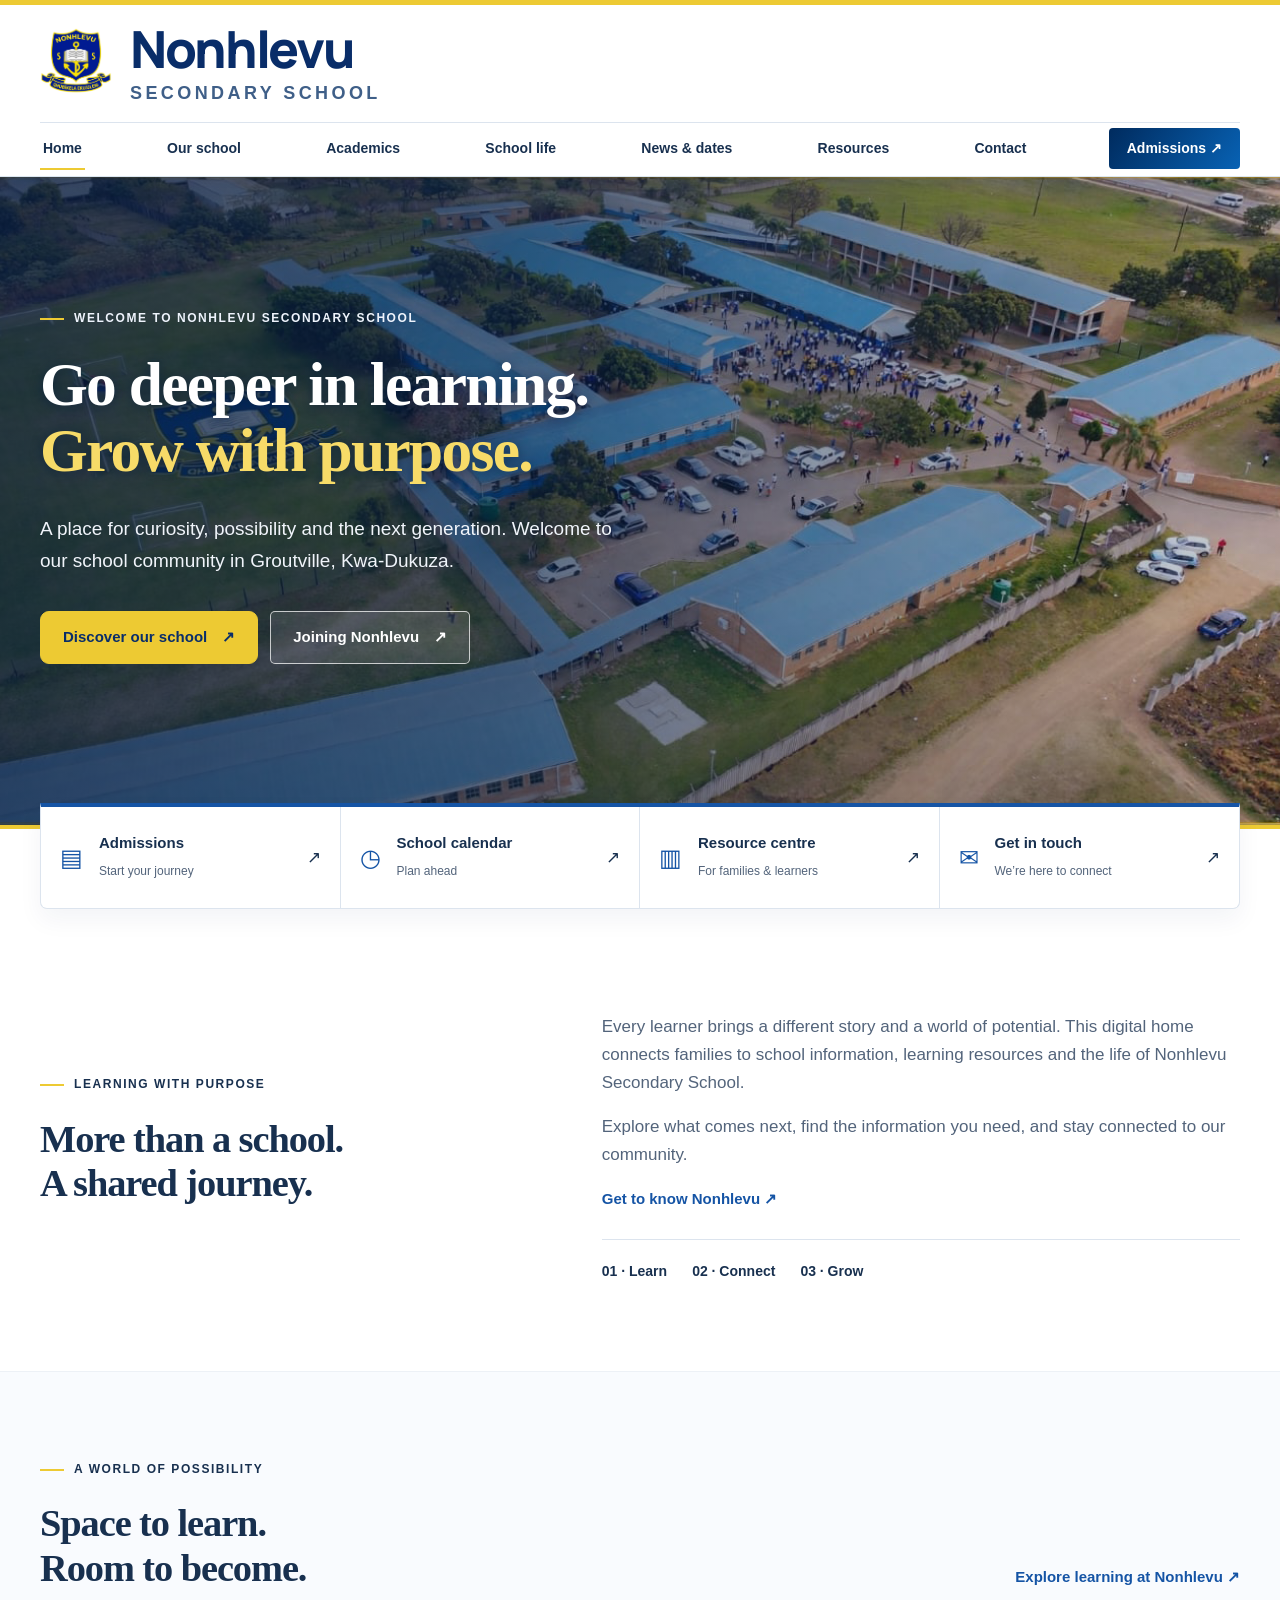
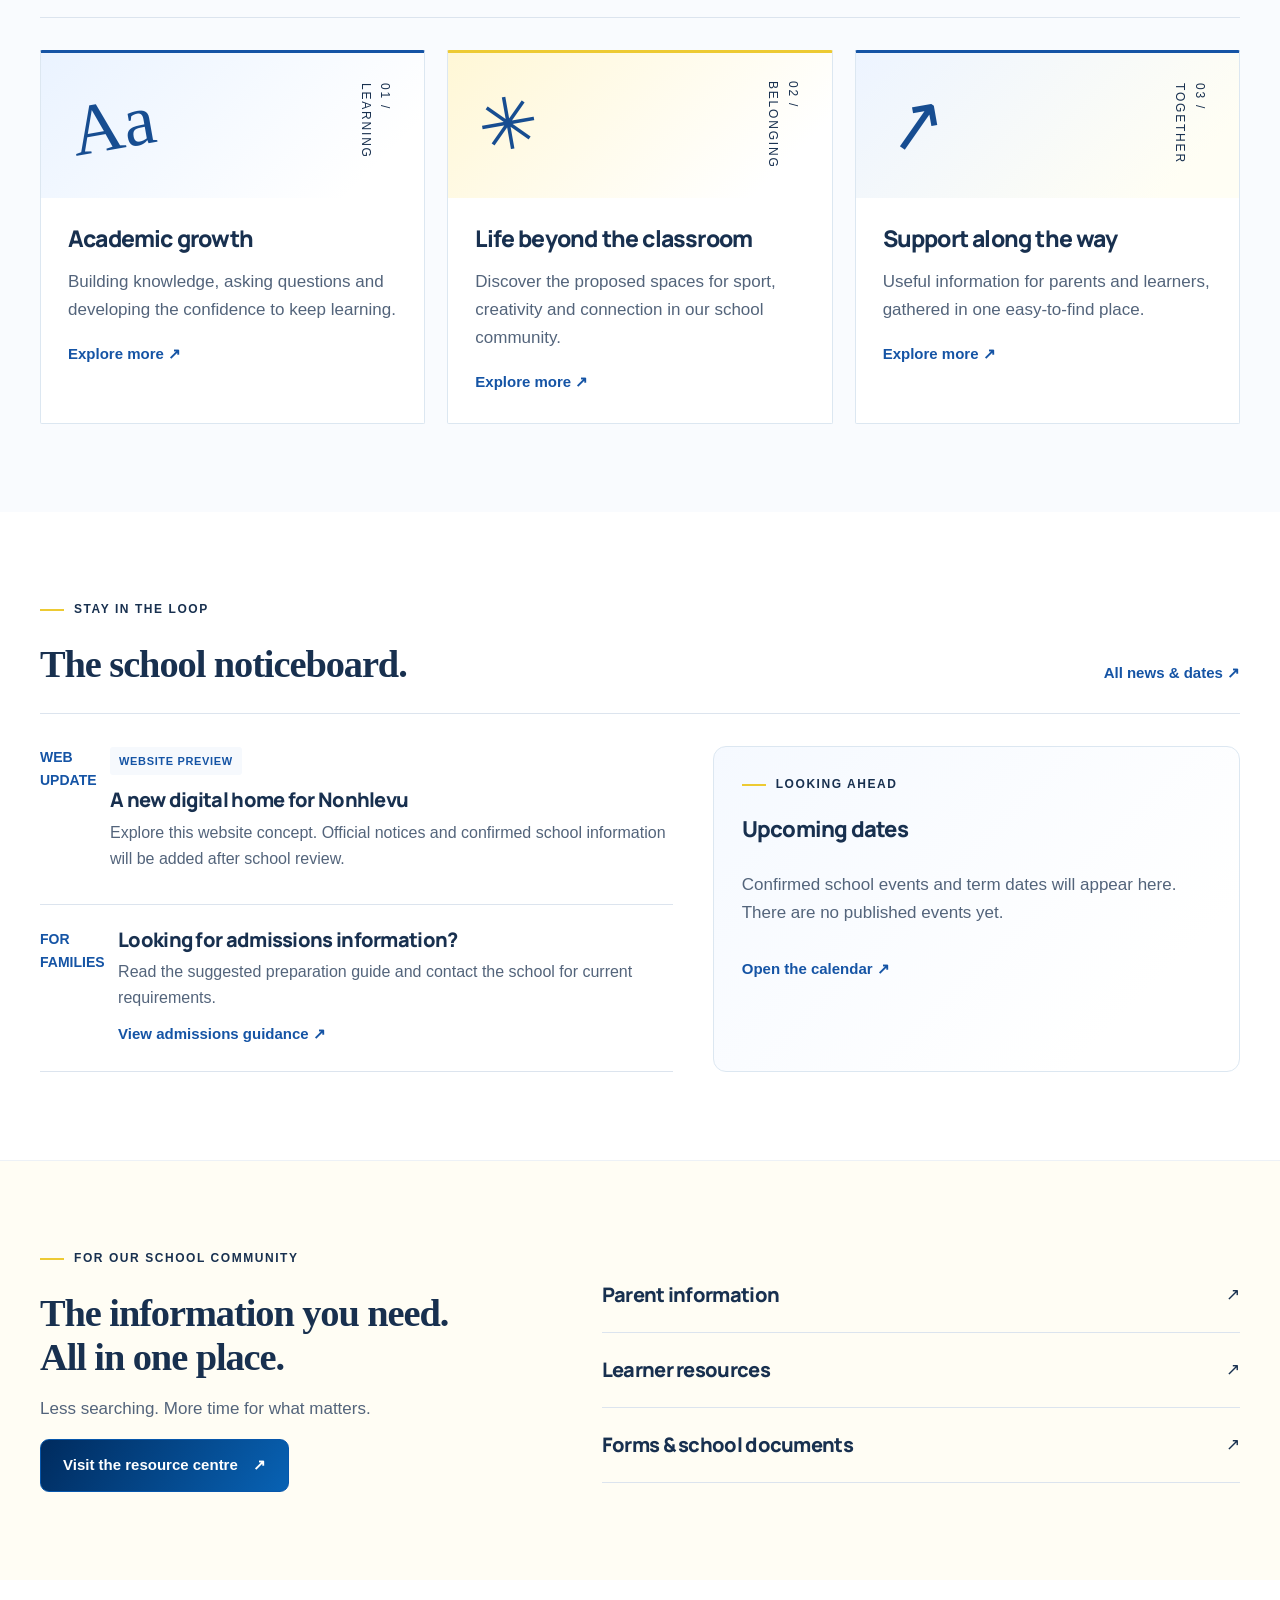
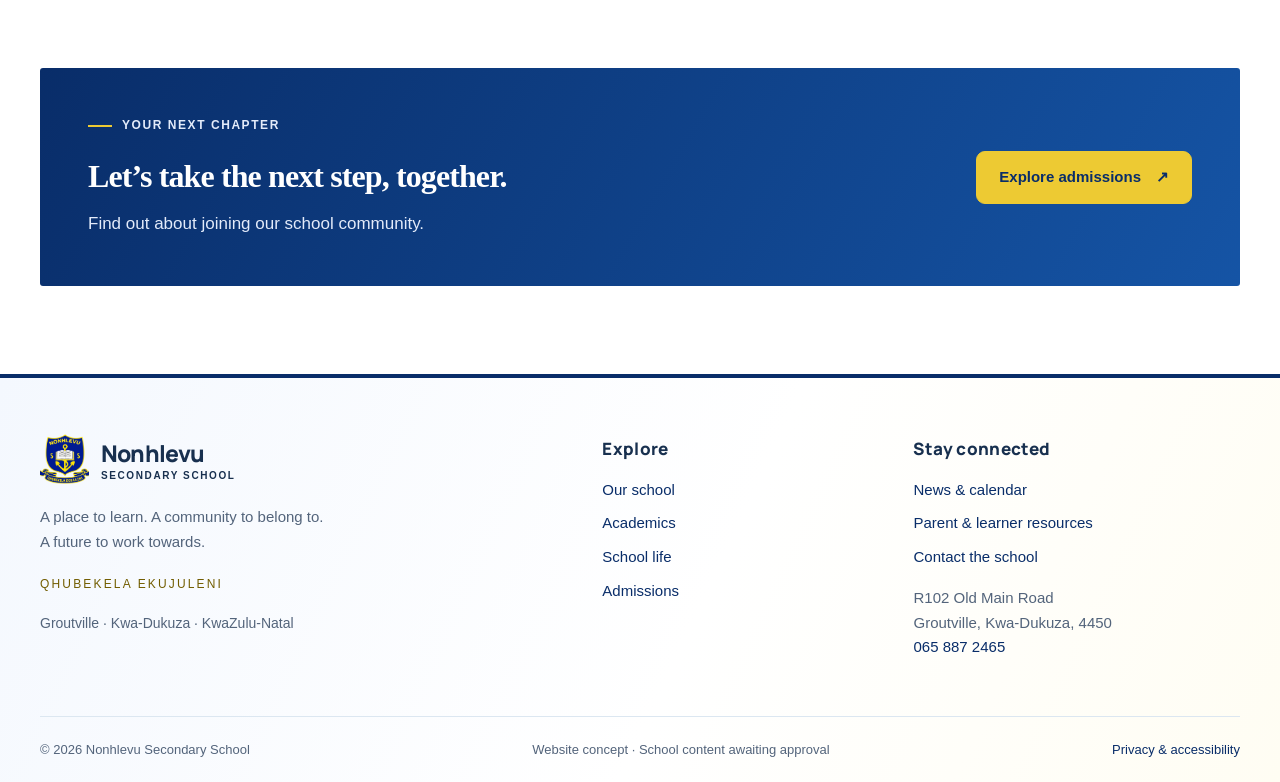
<file: index.html>
<!doctype html>
<html lang="en">
<head>
  <meta charset="utf-8">
  <!-- Google tag (gtag.js) -->
  <script async src="https://www.googletagmanager.com/gtag/js?id=G-H60PJ3CRYN"></script>
  <script>
    window.dataLayer = window.dataLayer || [];
    function gtag(){dataLayer.push(arguments);}
    gtag('js', new Date());

    gtag('config', 'G-H60PJ3CRYN');
  </script>
  <meta name="viewport" content="width=device-width,initial-scale=1">
  <meta name="theme-color" content="#092c67">
  <meta name="description" content="Discover Nonhlevu Secondary School in Groutville, Kwa-Dukuza.">
  <title>Home | Nonhlevu Secondary School</title>
  <link rel="icon" href="assets/school-crest.png">
  <link rel="stylesheet" href="styles.css">
  <script defer src="app.js"></script>
</head>
<body data-page="home">
  <a class="skip" href="#main">Skip to content</a>
<header class="site-header">
    <div class="wrap header-inner">
      <a class="brand" href="index.html" aria-label="Nonhlevu Secondary School home"><img src="assets/school-crest.png" alt=""><span class="brand-name">Nonhlevu<small>Secondary School</small></span></a>
      <button class="menu-toggle" aria-expanded="false" aria-controls="navigation">Menu <span aria-hidden="true">☰</span></button>
      <nav id="navigation" aria-label="Main navigation">
        <a href="index.html" aria-current="page">Home</a><a href="about.html">Our school</a><a href="academics.html">Academics</a><a href="school-life.html">School life</a><a href="news.html">News & dates</a><a href="resources.html">Resources</a><a href="contact.html">Contact</a><a class="nav-apply" href="admissions.html">Admissions <span aria-hidden="true">↗</span></a>
      </nav>
    </div>
  </header>
  <main id="main" tabindex="-1">
<div class="page-enter">
<section class="hero hero-photo" aria-label="Aerial view of Nonhlevu Secondary School and welcome message">
<div class="wrap hero-grid hero-welcome">
 <div class="reveal"><span class="eyebrow">Welcome to Nonhlevu Secondary School</span>
<h1>Go deeper in learning.<br><span>Grow with purpose.</span>
</h1>
<p class="lead">A place for curiosity, possibility and the next generation. Welcome to our school community in Groutville, Kwa-Dukuza.</p>
<div class="buttons"><a class="btn" href="about.html">Discover our school <span aria-hidden="true">↗</span></a><a class="btn secondary" href="admissions.html">Joining Nonhlevu <span aria-hidden="true">↗</span></a>
</div>

</div>
</div>
</section>
<div class="wrap quick-links">
 <a href="admissions.html"><span class="icon" aria-hidden="true">▤</span><span><strong>Admissions</strong><small>Start your journey</small></span><span class="arrow">↗</span></a>
 <a href="news.html"><span class="icon" aria-hidden="true">◷</span><span><strong>School calendar</strong><small>Plan ahead</small></span><span class="arrow">↗</span></a>
 <a href="resources.html"><span class="icon" aria-hidden="true">▥</span><span><strong>Resource centre</strong><small>For families & learners</small></span><span class="arrow">↗</span></a>
 <a href="contact.html"><span class="icon" aria-hidden="true">✉</span><span><strong>Get in touch</strong><small>We’re here to connect</small></span><span class="arrow">↗</span></a>
</div>
<section class="section">
<div class="wrap intro-grid">
<div><span class="eyebrow">Learning with purpose</span>
<h2>More than a school.<br>A shared journey.</h2>
</div>
<div class="intro-copy">
<p>Every learner brings a different story and a world of potential. This digital home connects families to school information, learning resources and the life of Nonhlevu Secondary School.</p>
<p>Explore what comes next, find the information you need, and stay connected to our community.</p><a class="text-link" href="about.html">Get to know Nonhlevu <span aria-hidden="true">↗</span></a>
<div class="values-line"><span>01 · Learn</span><span>02 · Connect</span><span>03 · Grow</span>
</div>
</div>
</div>
</section>
<section class="section soft">
<div class="wrap">
<div class="section-heading">
<div><span class="eyebrow">A world of possibility</span>
<h2>Space to learn.<br>Room to become.</h2>
</div><a href="academics.html" class="text-link">Explore learning at Nonhlevu <span aria-hidden="true">↗</span></a>
</div>
<div class="grid3">
<article class="card reveal">
<div class="card-visual" aria-hidden="true"><span class="visual-symbol">Aa</span><span class="visual-caption">01 / LEARNING</span>
</div>
<div class="card-body">
<h3>Academic growth</h3>
<p>Building knowledge, asking questions and developing the confidence to keep learning.</p><a class="text-link" href="academics.html">Explore more ↗</a>
</div>
</article>
<article class="card reveal">
<div class="card-visual" aria-hidden="true"><span class="visual-symbol">✳</span><span class="visual-caption">02 / BELONGING</span>
</div>
<div class="card-body">
<h3>Life beyond the classroom</h3>
<p>Discover the proposed spaces for sport, creativity and connection in our school community.</p><a class="text-link" href="school-life.html">Explore more ↗</a>
</div>
</article>
<article class="card reveal">
<div class="card-visual" aria-hidden="true"><span class="visual-symbol">↗</span><span class="visual-caption">03 / TOGETHER</span>
</div>
<div class="card-body">
<h3>Support along the way</h3>
<p>Useful information for parents and learners, gathered in one easy-to-find place.</p><a class="text-link" href="resources.html">Explore more ↗</a>
</div>
</article>
</div>
</div>
</section>
<section class="section">
<div class="wrap">
<div class="section-heading">
<div><span class="eyebrow">Stay in the loop</span>
<h2>The school noticeboard.</h2>
</div><a class="text-link" href="news.html">All news & dates <span aria-hidden="true">↗</span></a>
</div>
<div class="news-layout">
<div>
<article class="notice-row">
<div class="notice-date">WEB<br>UPDATE</div>
<div><span class="tag">Website preview</span>
<h3>A new digital home for Nonhlevu</h3>
<p>Explore this website concept. Official notices and confirmed school information will be added after school review.</p>
</div>
</article>
<article class="notice-row">
<div class="notice-date">FOR<br>FAMILIES</div>
<div>
<h3>Looking for admissions information?</h3>
<p>Read the suggested preparation guide and contact the school for current requirements.</p><a class="text-link" href="admissions.html">View admissions guidance <span aria-hidden="true">↗</span></a>
</div>
</article>
</div>
<aside class="event-panel"><span class="eyebrow">Looking ahead</span>
<h3>Upcoming dates</h3>
<div class="event-empty">Confirmed school events and term dates will appear here. There are no published events yet.</div><a class="text-link" href="news.html">Open the calendar <span aria-hidden="true">↗</span></a>
</aside>
</div>
</div>
</section>
<section class="section blue-soft">
<div class="wrap intro-grid">
<div><span class="eyebrow">For our school community</span>
<h2>The information you need.<br>All in one place.</h2>
<p>Less searching. More time for what matters.</p><a class="btn" href="resources.html">Visit the resource centre <span aria-hidden="true">↗</span></a>
</div>
<div><a class="resource-row" href="resources.html">
<h3>Parent information</h3><span>↗</span></a><a class="resource-row" href="resources.html">
<h3>Learner resources</h3><span>↗</span></a><a class="resource-row" href="resources.html">
<h3>Forms & school documents</h3><span>↗</span></a>
</div>
</div>
</section>
<section class="section">
<div class="wrap cta">
<div><span class="eyebrow">Your next chapter</span>
<h2>Let’s take the next step, together.</h2>
<p>Find out about joining our school community.</p>
</div><a class="btn" href="admissions.html">Explore admissions <span aria-hidden="true">↗</span></a>
</div>
</section>
</div>
</main>
  <footer>
    <div class="wrap footer-grid">
      <div><a class="brand light" href="index.html"><img src="assets/school-crest.png" alt=""><span class="brand-name">Nonhlevu<small>Secondary School</small></span></a>
<p>A place to learn. A community to belong to.<br>A future to work towards.</p><span class="motto">QHUBEKELA EKUJULENI</span>
<p class="school-location">Groutville · Kwa-Dukuza · KwaZulu-Natal</p>
</div>
      <div>
<h3>Explore</h3><a href="about.html">Our school</a><a href="academics.html">Academics</a><a href="school-life.html">School life</a><a href="admissions.html">Admissions</a>
</div>
      <div>
<h3>Stay connected</h3><a href="news.html">News & calendar</a><a href="resources.html">Parent & learner resources</a><a href="contact.html">Contact the school</a>
<p>R102 Old Main Road<br>Groutville, Kwa-Dukuza, 4450<br><a href="tel:+27658872465">065 887 2465</a></p>
</div>
    </div>
    <div class="wrap footer-bottom"><span>© <span id="year">2026</span> Nonhlevu Secondary School</span><span>Website concept · School content awaiting approval</span><a href="privacy.html">Privacy & accessibility</a>
</div>
  </footer>
  <button id="back-top" aria-label="Back to top" hidden>↑</button>
  <div id="toast" role="status" aria-live="polite"></div>
</body>
</html>
</file>
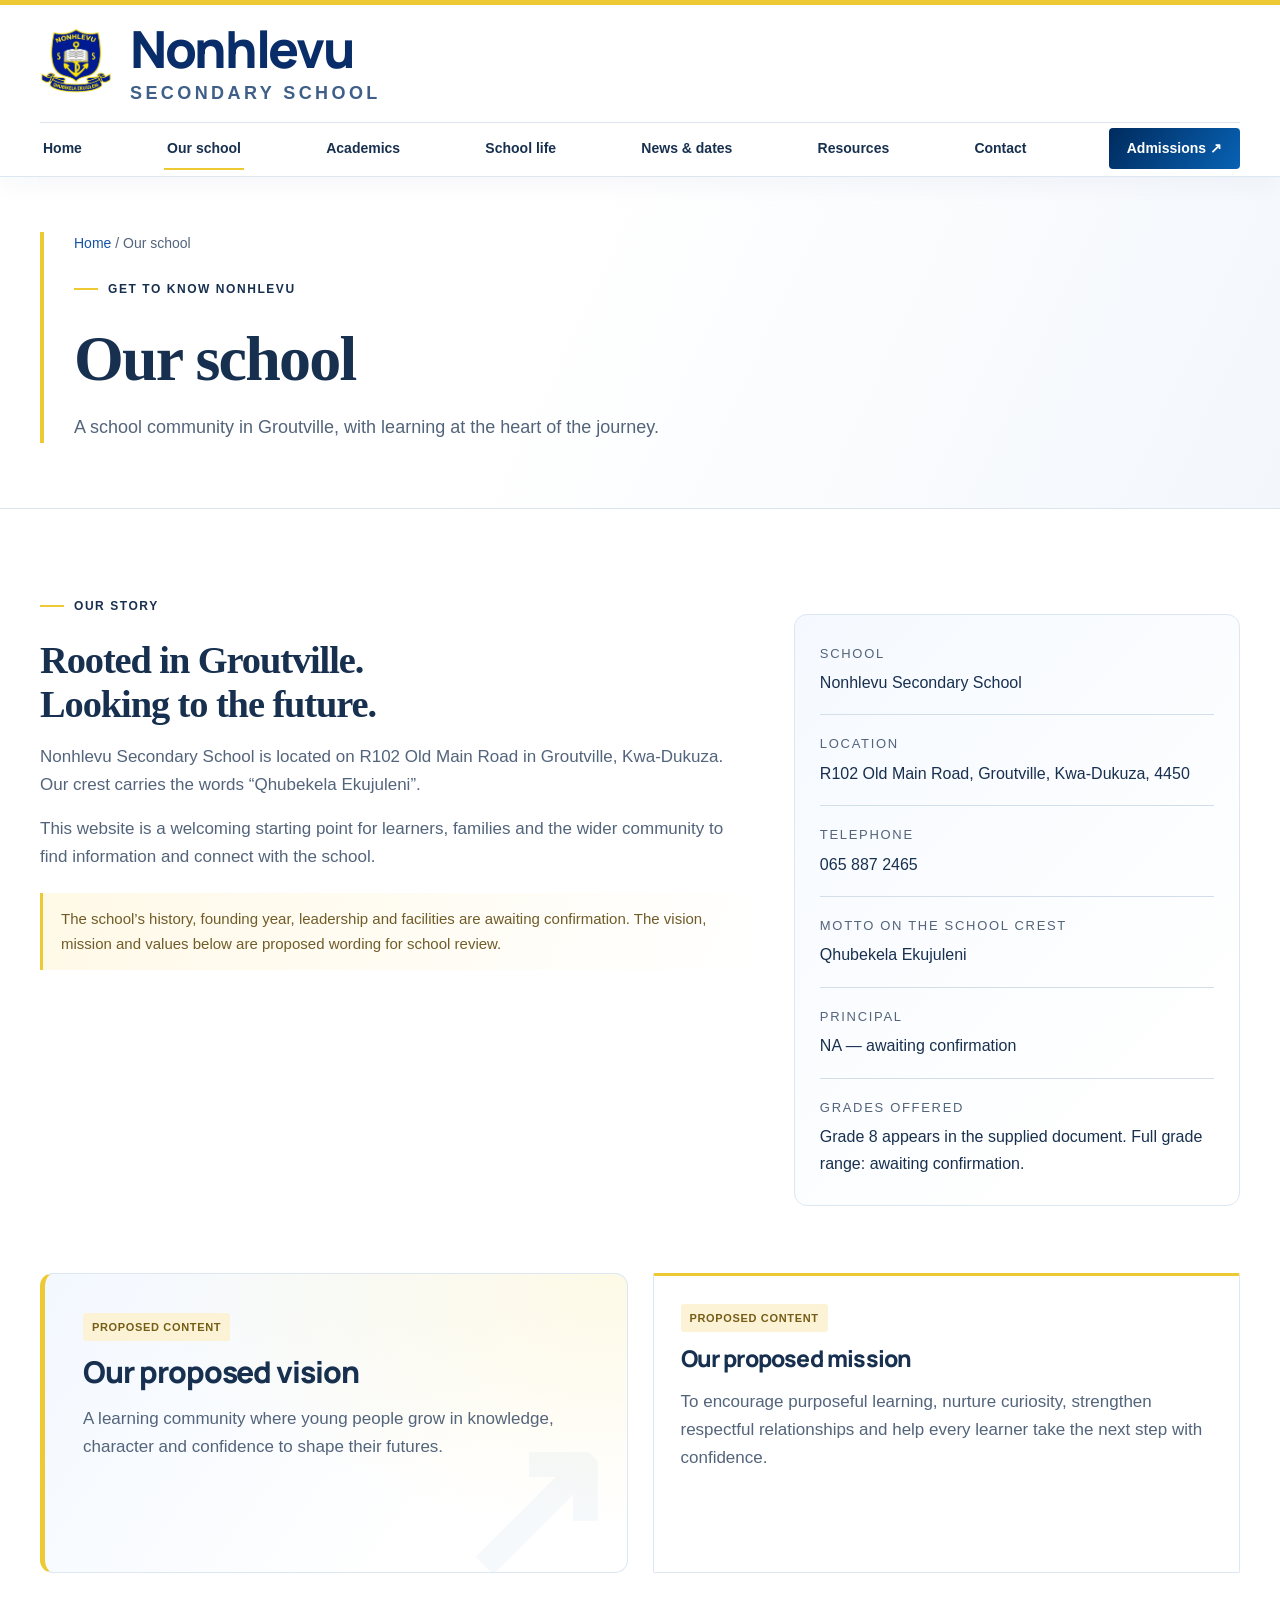
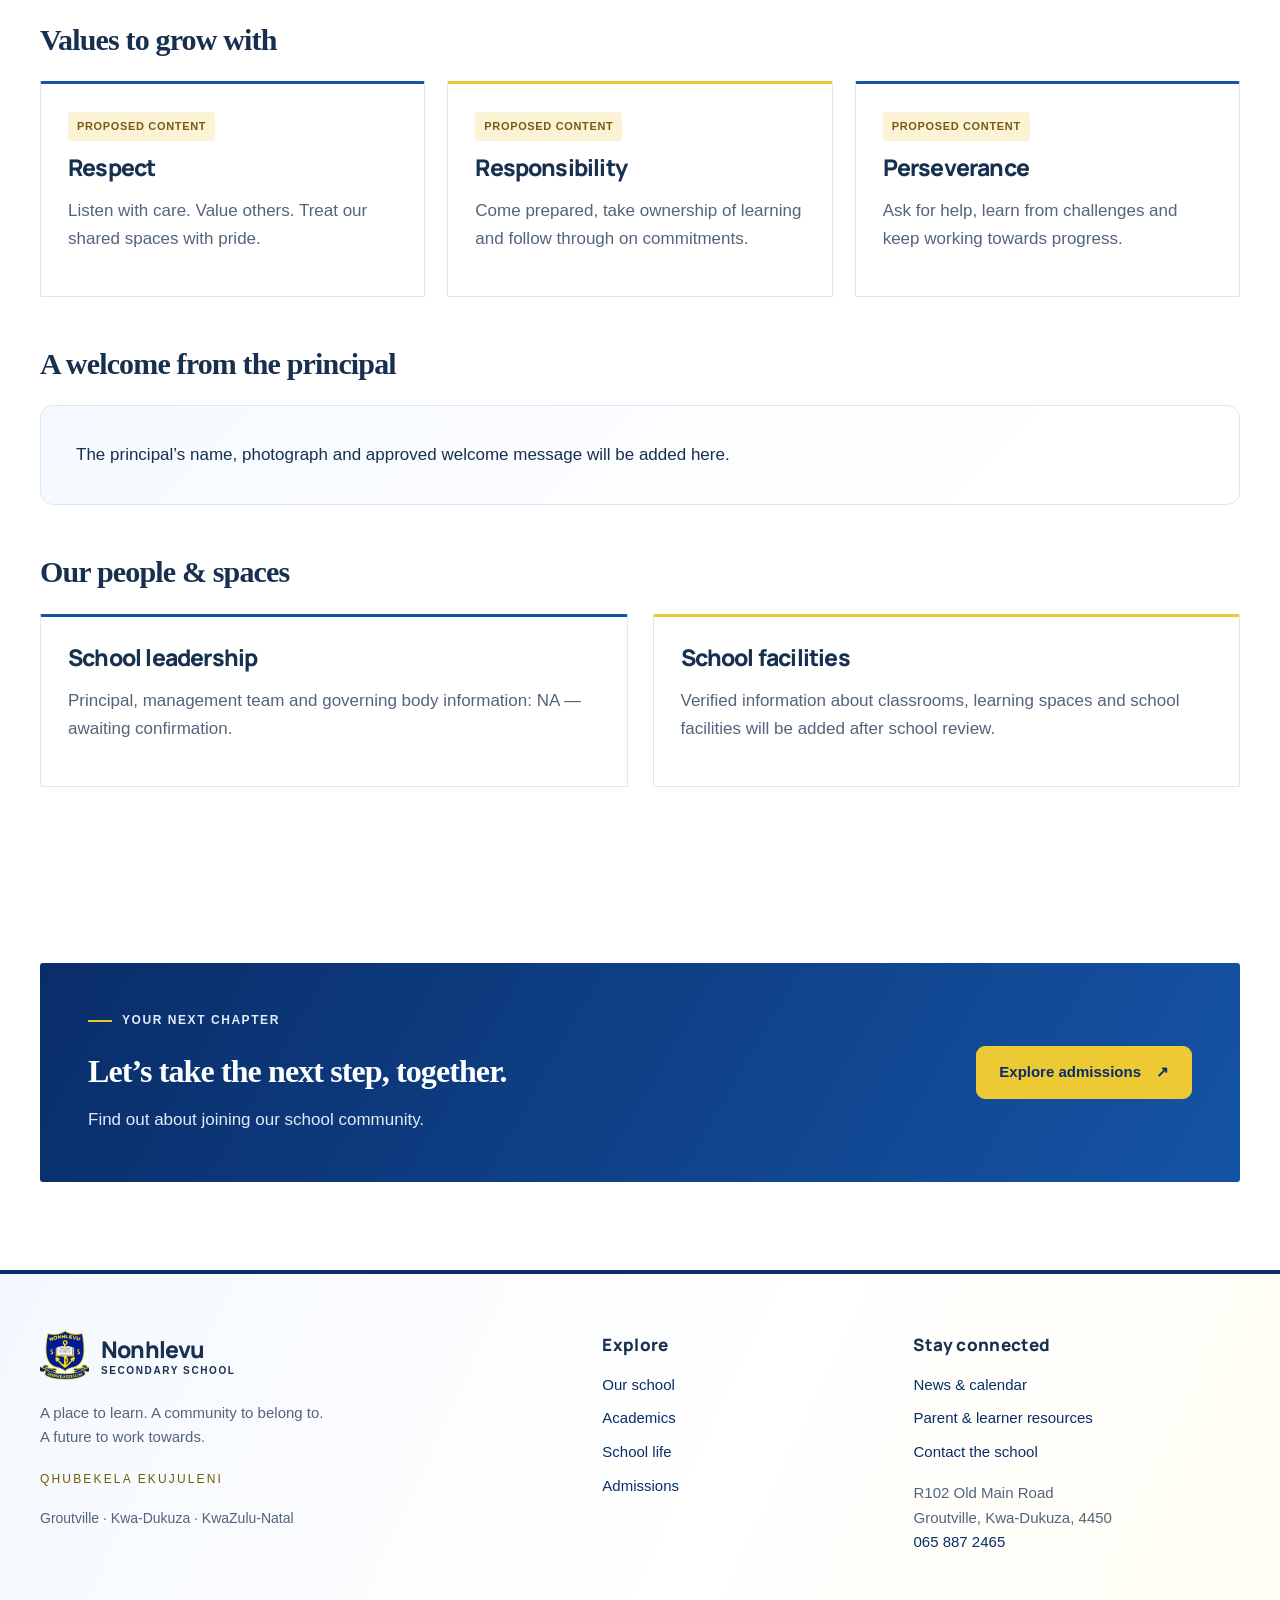
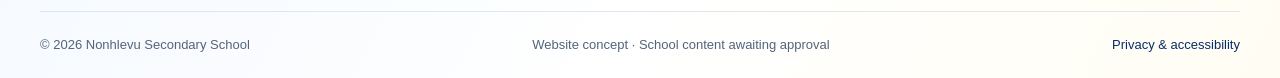
<file: about.html>
<!doctype html>
<html lang="en">
<head>
  <meta charset="utf-8">
  <!-- Google tag (gtag.js) -->
  <script async src="https://www.googletagmanager.com/gtag/js?id=G-H60PJ3CRYN"></script>
  <script>
    window.dataLayer = window.dataLayer || [];
    function gtag(){dataLayer.push(arguments);}
    gtag('js', new Date());

    gtag('config', 'G-H60PJ3CRYN');
  </script>
  <meta name="viewport" content="width=device-width,initial-scale=1">
  <meta name="theme-color" content="#092c67">
  <meta name="description" content="Get to know Nonhlevu Secondary School, our identity and school information.">
  <title>Our school | Nonhlevu Secondary School</title>
  <link rel="icon" href="assets/school-crest.png">
  <link rel="stylesheet" href="styles.css">
  <script defer src="app.js"></script>
</head>
<body data-page="about">
  <a class="skip" href="#main">Skip to content</a>
<header class="site-header">
    <div class="wrap header-inner">
      <a class="brand" href="index.html" aria-label="Nonhlevu Secondary School home"><img src="assets/school-crest.png" alt=""><span class="brand-name">Nonhlevu<small>Secondary School</small></span></a>
      <button class="menu-toggle" aria-expanded="false" aria-controls="navigation">Menu <span aria-hidden="true">☰</span></button>
      <nav id="navigation" aria-label="Main navigation">
        <a href="index.html">Home</a><a href="about.html" aria-current="page">Our school</a><a href="academics.html">Academics</a><a href="school-life.html">School life</a><a href="news.html">News & dates</a><a href="resources.html">Resources</a><a href="contact.html">Contact</a><a class="nav-apply" href="admissions.html">Admissions <span aria-hidden="true">↗</span></a>
      </nav>
    </div>
  </header>
  <main id="main" tabindex="-1">
<div class="page-enter">
<section class="page-hero">
<div class="wrap">
<div class="breadcrumb"><a href="index.html">Home</a> / Our school</div><span class="eyebrow">Get to know Nonhlevu</span>
<h1>Our school</h1>
<p>A school community in Groutville, with learning at the heart of the journey.</p>
</div>
</section>
<section class="section">
<div class="wrap">
<div class="detail-grid">
<div><span class="eyebrow">Our story</span>
<h2>Rooted in Groutville.<br>Looking to the future.</h2>
<p>Nonhlevu Secondary School is located on R102 Old Main Road in Groutville, Kwa-Dukuza. Our crest carries the words “Qhubekela Ekujuleni”.</p>
<p>This website is a welcoming starting point for learners, families and the wider community to find information and connect with the school.</p>
<div class="notice">The school’s history, founding year, leadership and facilities are awaiting confirmation. The vision, mission and values below are proposed wording for school review.</div>
</div>
<dl class="fact-list">
<div>
<dt>School</dt>
<dd>Nonhlevu Secondary School</dd>
</div>
<div>
<dt>Location</dt>
<dd>R102 Old Main Road, Groutville, Kwa-Dukuza, 4450</dd>
</div>
<div>
<dt>Telephone</dt>
<dd><a href="tel:+27658872465">065 887 2465</a></dd>
</div>
<div>
<dt>Motto on the school crest</dt>
<dd>Qhubekela Ekujuleni</dd>
</div>
<div>
<dt>Principal</dt>
<dd>NA — awaiting confirmation</dd>
</div>
<div>
<dt>Grades offered</dt>
<dd>Grade 8 appears in the supplied document. Full grade range: awaiting confirmation.</dd>
</div>
</dl>
</div>
<div class="grid2 subsection">
<article class="editorial-panel"><span class="tag draft">Proposed content</span>
<h3>Our proposed vision</h3>
<p>A learning community where young people grow in knowledge, character and confidence to shape their futures.</p><span class="large-mark" aria-hidden="true">↗</span>
</article>
<article class="card">
<div class="card-body"><span class="tag draft">Proposed content</span>
<h3>Our proposed mission</h3>
<p>To encourage purposeful learning, nurture curiosity, strengthen respectful relationships and help every learner take the next step with confidence.</p>
</div>
</article>
</div>
<div class="subsection">
<h2>Values to grow with</h2>
<div class="grid3">
<article class="card">
<div class="card-body"><span class="tag draft">Proposed content</span>
<h3>Respect</h3>
<p>Listen with care. Value others. Treat our shared spaces with pride.</p>
</div>
</article>
<article class="card">
<div class="card-body"><span class="tag draft">Proposed content</span>
<h3>Responsibility</h3>
<p>Come prepared, take ownership of learning and follow through on commitments.</p>
</div>
</article>
<article class="card">
<div class="card-body"><span class="tag draft">Proposed content</span>
<h3>Perseverance</h3>
<p>Ask for help, learn from challenges and keep working towards progress.</p>
</div>
</article>
</div>
</div>
<div class="subsection">
<h2>A welcome from the principal</h2>
<div class="empty">The principal’s name, photograph and approved welcome message will be added here.</div>
</div>
<div class="subsection">
<h2>Our people & spaces</h2>
<div class="grid2">
<article class="card">
<div class="card-body">
<h3>School leadership</h3>
<p>Principal, management team and governing body information: NA — awaiting confirmation.</p>
</div>
</article>
<article class="card">
<div class="card-body">
<h3>School facilities</h3>
<p>Verified information about classrooms, learning spaces and school facilities will be added after school review.</p>
</div>
</article>
</div>
</div>
</div>
</section>
<section class="section">
<div class="wrap cta">
<div><span class="eyebrow">Your next chapter</span>
<h2>Let’s take the next step, together.</h2>
<p>Find out about joining our school community.</p>
</div><a class="btn" href="admissions.html">Explore admissions <span aria-hidden="true">↗</span></a>
</div>
</section>
</div>
</main>
  <footer>
    <div class="wrap footer-grid">
      <div><a class="brand light" href="index.html"><img src="assets/school-crest.png" alt=""><span class="brand-name">Nonhlevu<small>Secondary School</small></span></a>
<p>A place to learn. A community to belong to.<br>A future to work towards.</p><span class="motto">QHUBEKELA EKUJULENI</span>
<p class="school-location">Groutville · Kwa-Dukuza · KwaZulu-Natal</p>
</div>
      <div>
<h3>Explore</h3><a href="about.html">Our school</a><a href="academics.html">Academics</a><a href="school-life.html">School life</a><a href="admissions.html">Admissions</a>
</div>
      <div>
<h3>Stay connected</h3><a href="news.html">News & calendar</a><a href="resources.html">Parent & learner resources</a><a href="contact.html">Contact the school</a>
<p>R102 Old Main Road<br>Groutville, Kwa-Dukuza, 4450<br><a href="tel:+27658872465">065 887 2465</a></p>
</div>
    </div>
    <div class="wrap footer-bottom"><span>© <span id="year">2026</span> Nonhlevu Secondary School</span><span>Website concept · School content awaiting approval</span><a href="privacy.html">Privacy & accessibility</a>
</div>
  </footer>
  <button id="back-top" aria-label="Back to top" hidden>↑</button>
  <div id="toast" role="status" aria-live="polite"></div>
</body>
</html>
</file>
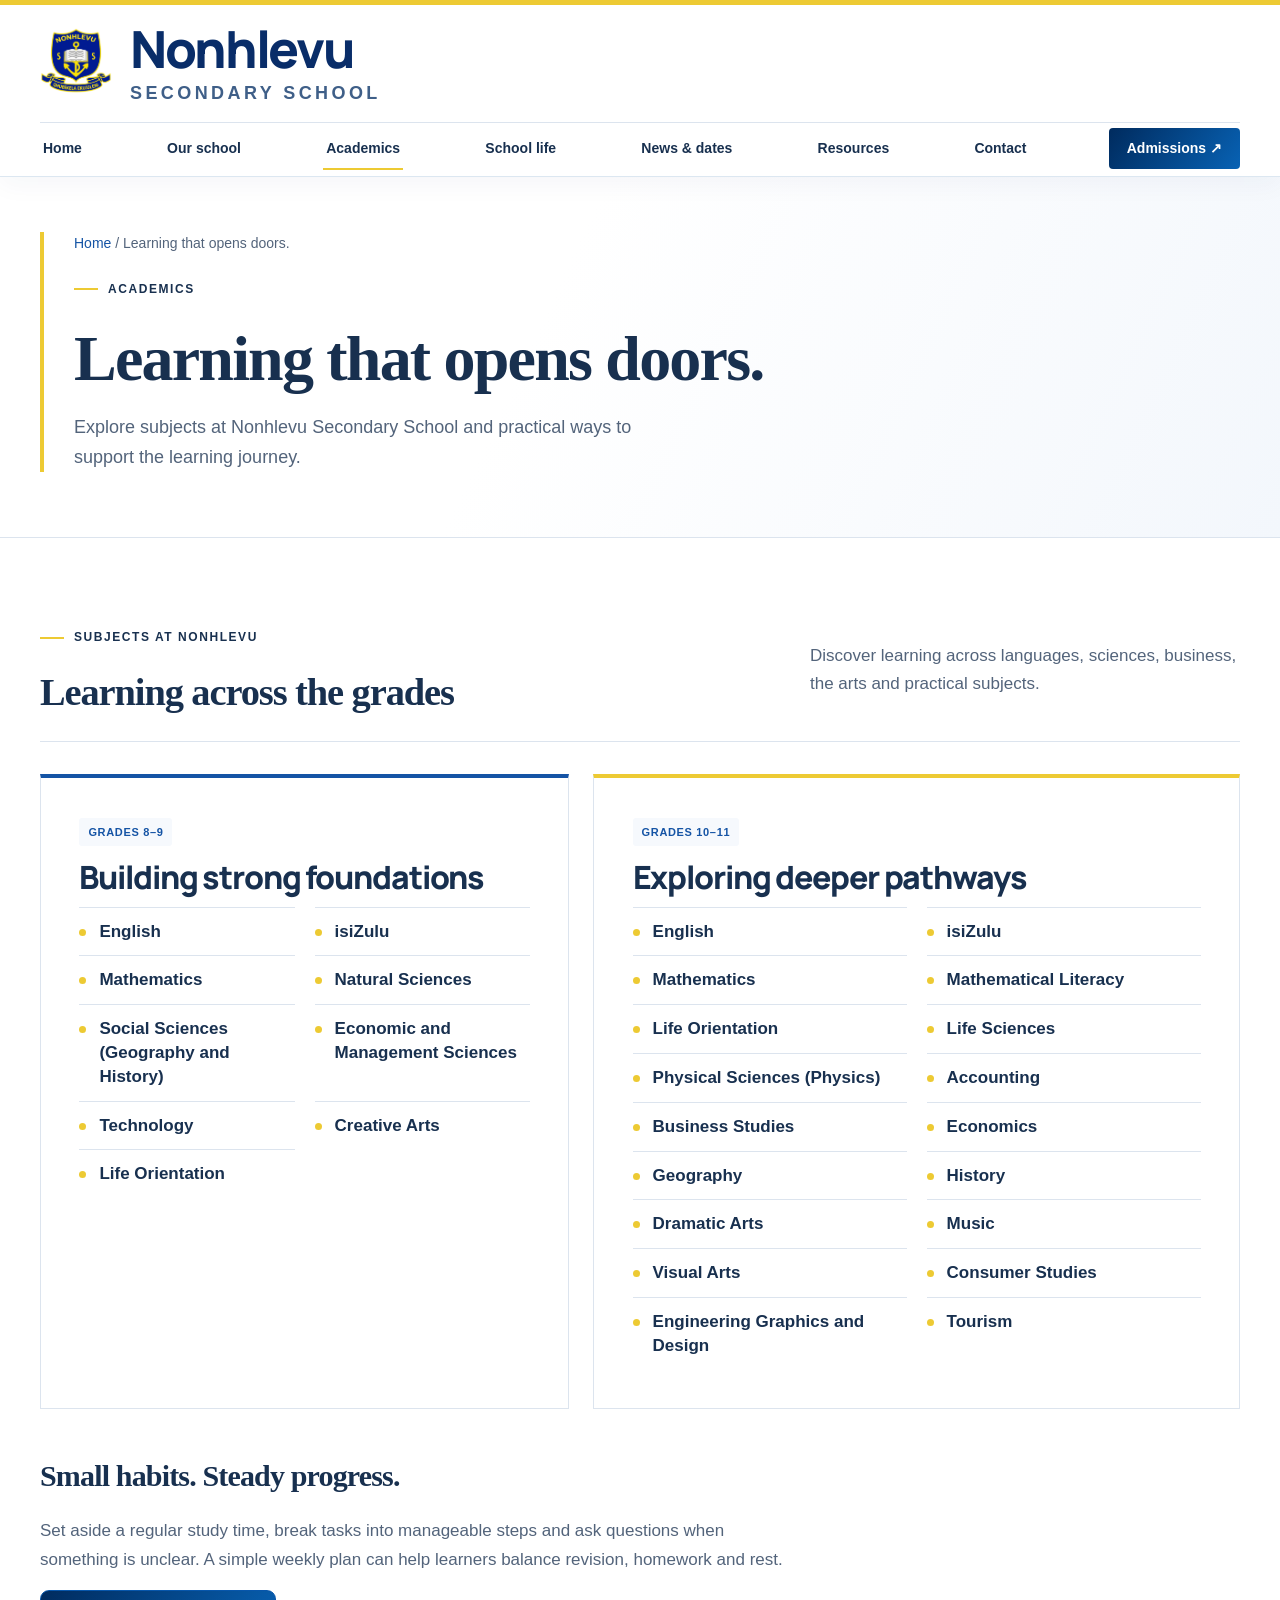
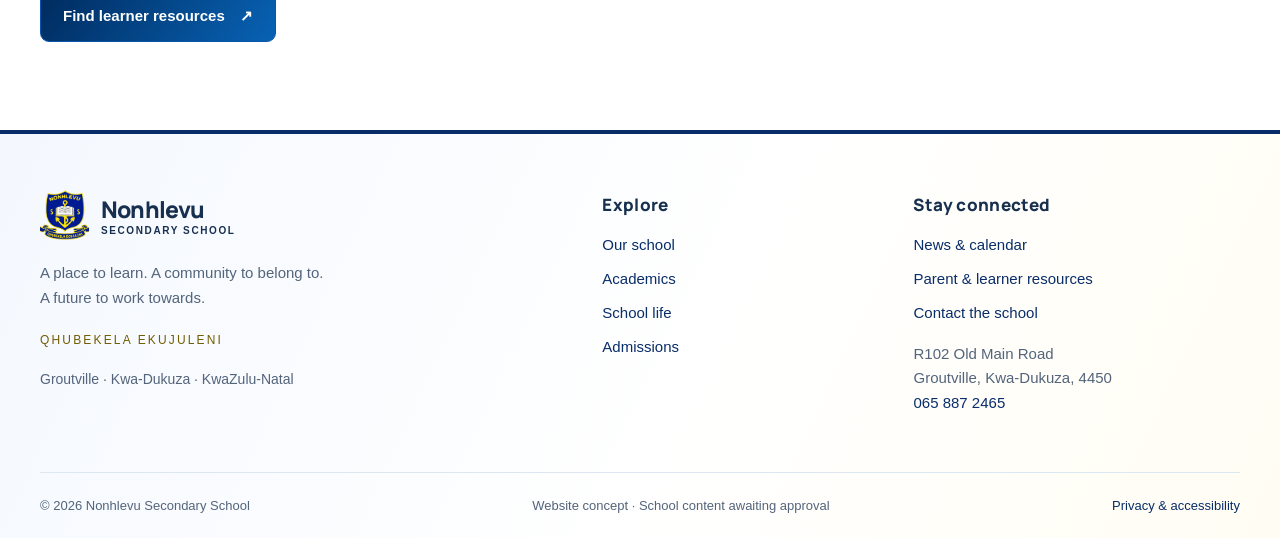
<file: academics.html>
<!doctype html>
<html lang="en">
<head>
  <meta charset="utf-8">
  <!-- Google tag (gtag.js) -->
  <script async src="https://www.googletagmanager.com/gtag/js?id=G-H60PJ3CRYN"></script>
  <script>
    window.dataLayer = window.dataLayer || [];
    function gtag(){dataLayer.push(arguments);}
    gtag('js', new Date());

    gtag('config', 'G-H60PJ3CRYN');
  </script>
  <meta name="viewport" content="width=device-width,initial-scale=1">
  <meta name="theme-color" content="#092c67">
  <meta name="description" content="Explore subjects and practical learning guidance at Nonhlevu Secondary School.">
  <title>Academics | Nonhlevu Secondary School</title>
  <link rel="icon" href="assets/school-crest.png">
  <link rel="stylesheet" href="styles.css">
  <script defer src="app.js"></script>
</head>
<body data-page="academics">
  <a class="skip" href="#main">Skip to content</a>
<header class="site-header">
    <div class="wrap header-inner">
      <a class="brand" href="index.html" aria-label="Nonhlevu Secondary School home"><img src="assets/school-crest.png" alt=""><span class="brand-name">Nonhlevu<small>Secondary School</small></span></a>
      <button class="menu-toggle" aria-expanded="false" aria-controls="navigation">Menu <span aria-hidden="true">☰</span></button>
      <nav id="navigation" aria-label="Main navigation">
        <a href="index.html">Home</a><a href="about.html">Our school</a><a href="academics.html" aria-current="page">Academics</a><a href="school-life.html">School life</a><a href="news.html">News & dates</a><a href="resources.html">Resources</a><a href="contact.html">Contact</a><a class="nav-apply" href="admissions.html">Admissions <span aria-hidden="true">↗</span></a>
      </nav>
    </div>
  </header>
  <main id="main" tabindex="-1">
<div class="page-enter">
<section class="page-hero">
<div class="wrap">
<div class="breadcrumb"><a href="index.html">Home</a> / Learning that opens doors.</div><span class="eyebrow">Academics</span>
<h1>Learning that opens doors.</h1>
<p>Explore subjects at Nonhlevu Secondary School and practical ways to support the learning journey.</p>
</div>
</section>
<section class="section">
<div class="wrap">
<div class="section-heading subject-heading">
<div><span class="eyebrow">Subjects at Nonhlevu</span><h2>Learning across the grades</h2></div>
<p>Discover learning across languages, sciences, business, the arts and practical subjects.</p>
</div>
<div class="subject-panels">
<article class="subject-panel">
<span class="tag">Grades 8–9</span>
<h3>Building strong foundations</h3>
<ul class="subject-list">
<li>English</li>
<li>isiZulu</li>
<li>Mathematics</li>
<li>Natural Sciences</li>
<li>Social Sciences (Geography and History)</li>
<li>Economic and Management Sciences</li>
<li>Technology</li>
<li>Creative Arts</li>
<li>Life Orientation</li>
</ul>
</article>
<article class="subject-panel">
<span class="tag">Grades 10–11</span>
<h3>Exploring deeper pathways</h3>
<ul class="subject-list">
<li>English</li>
<li>isiZulu</li>
<li>Mathematics</li>
<li>Mathematical Literacy</li>
<li>Life Orientation</li>
<li>Life Sciences</li>
<li>Physical Sciences (Physics)</li>
<li>Accounting</li>
<li>Business Studies</li>
<li>Economics</li>
<li>Geography</li>
<li>History</li>
<li>Dramatic Arts</li>
<li>Music</li>
<li>Visual Arts</li>
<li>Consumer Studies</li>
<li>Engineering Graphics and Design</li>
<li>Tourism</li>
</ul>
</article>
</div>
<div class="subsection study-guidance">
<div>
<h2>Small habits. Steady progress.</h2>
<p>Set aside a regular study time, break tasks into manageable steps and ask questions when something is unclear. A simple weekly plan can help learners balance revision, homework and rest.</p><a class="btn" href="resources.html">Find learner resources <span aria-hidden="true">↗</span></a>
</div>
</div>
</div>
</section>
</div>
</main>
  <footer>
    <div class="wrap footer-grid">
      <div><a class="brand light" href="index.html"><img src="assets/school-crest.png" alt=""><span class="brand-name">Nonhlevu<small>Secondary School</small></span></a>
<p>A place to learn. A community to belong to.<br>A future to work towards.</p><span class="motto">QHUBEKELA EKUJULENI</span>
<p class="school-location">Groutville · Kwa-Dukuza · KwaZulu-Natal</p>
</div>
      <div>
<h3>Explore</h3><a href="about.html">Our school</a><a href="academics.html">Academics</a><a href="school-life.html">School life</a><a href="admissions.html">Admissions</a>
</div>
      <div>
<h3>Stay connected</h3><a href="news.html">News & calendar</a><a href="resources.html">Parent & learner resources</a><a href="contact.html">Contact the school</a>
<p>R102 Old Main Road<br>Groutville, Kwa-Dukuza, 4450<br><a href="tel:+27658872465">065 887 2465</a></p>
</div>
    </div>
    <div class="wrap footer-bottom"><span>© <span id="year">2026</span> Nonhlevu Secondary School</span><span>Website concept · School content awaiting approval</span><a href="privacy.html">Privacy & accessibility</a>
</div>
  </footer>
  <button id="back-top" aria-label="Back to top" hidden>↑</button>
  <div id="toast" role="status" aria-live="polite"></div>
</body>
</html>
</file>
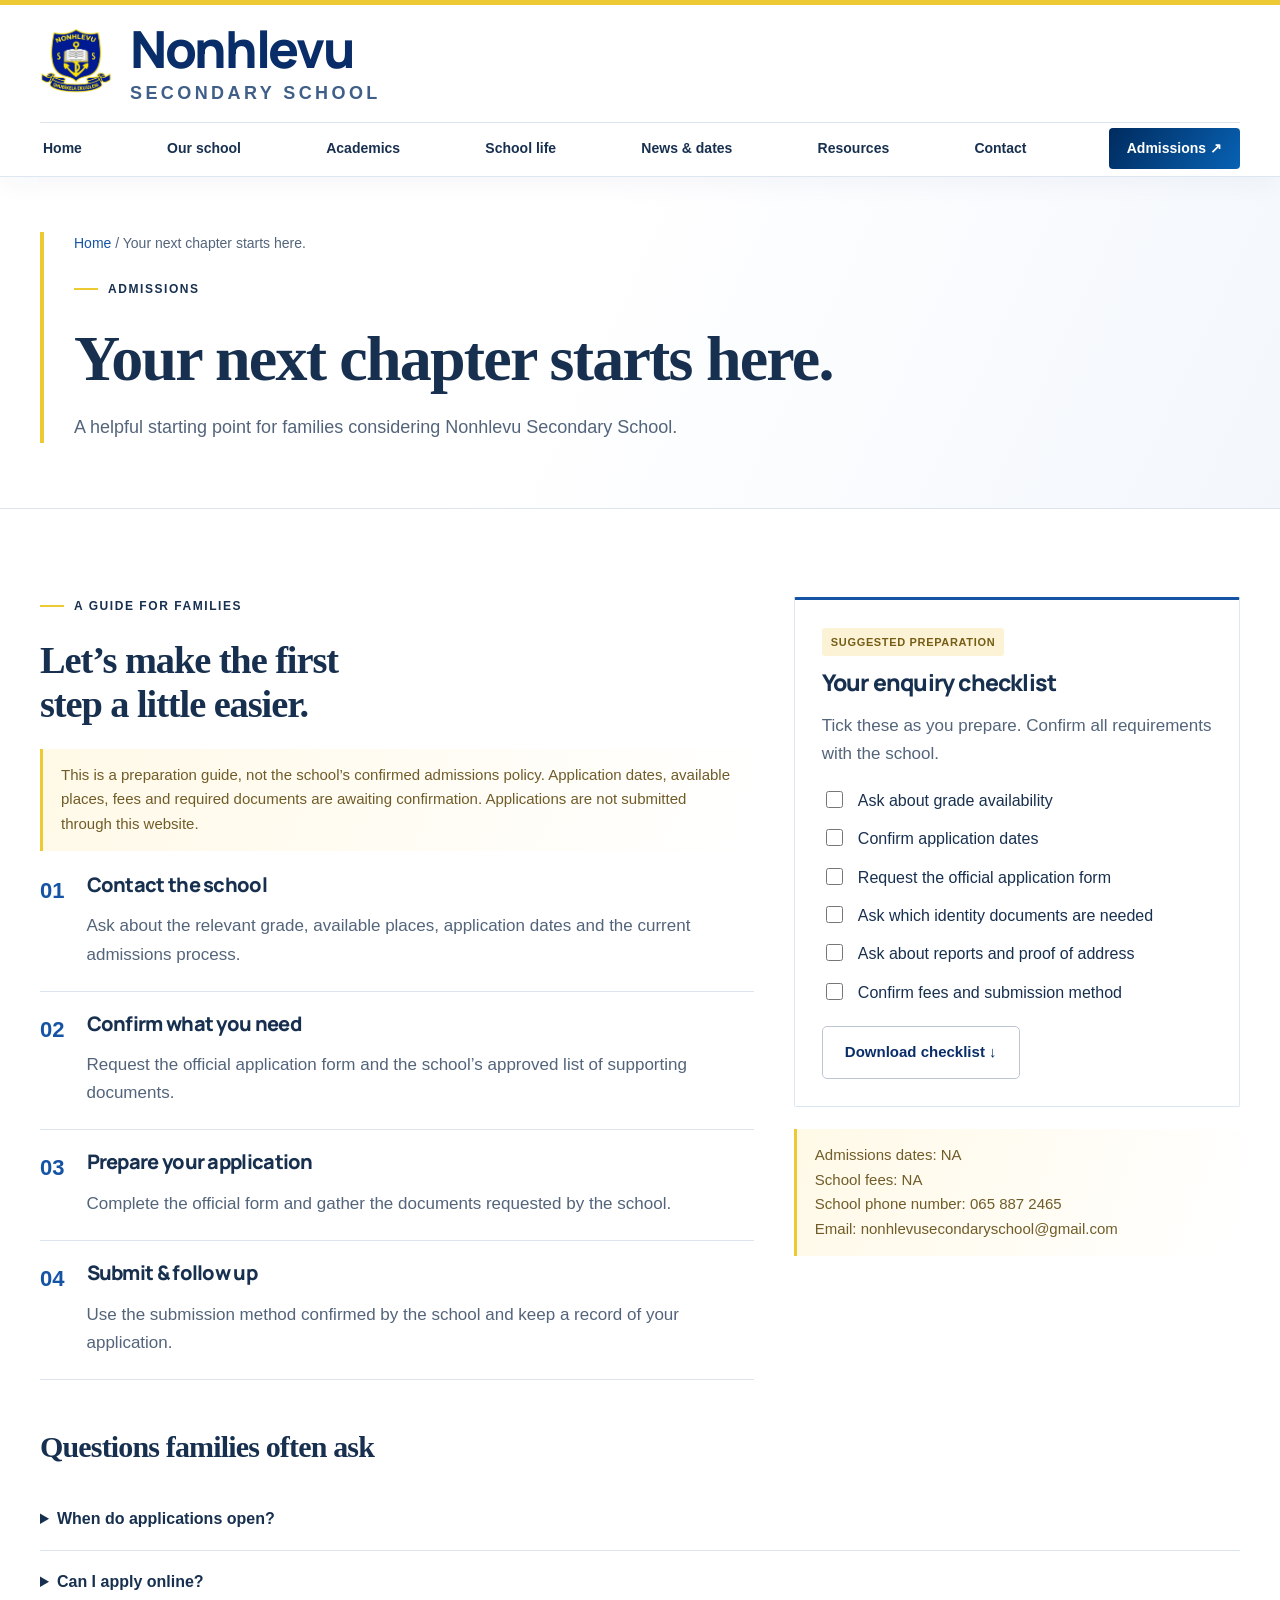
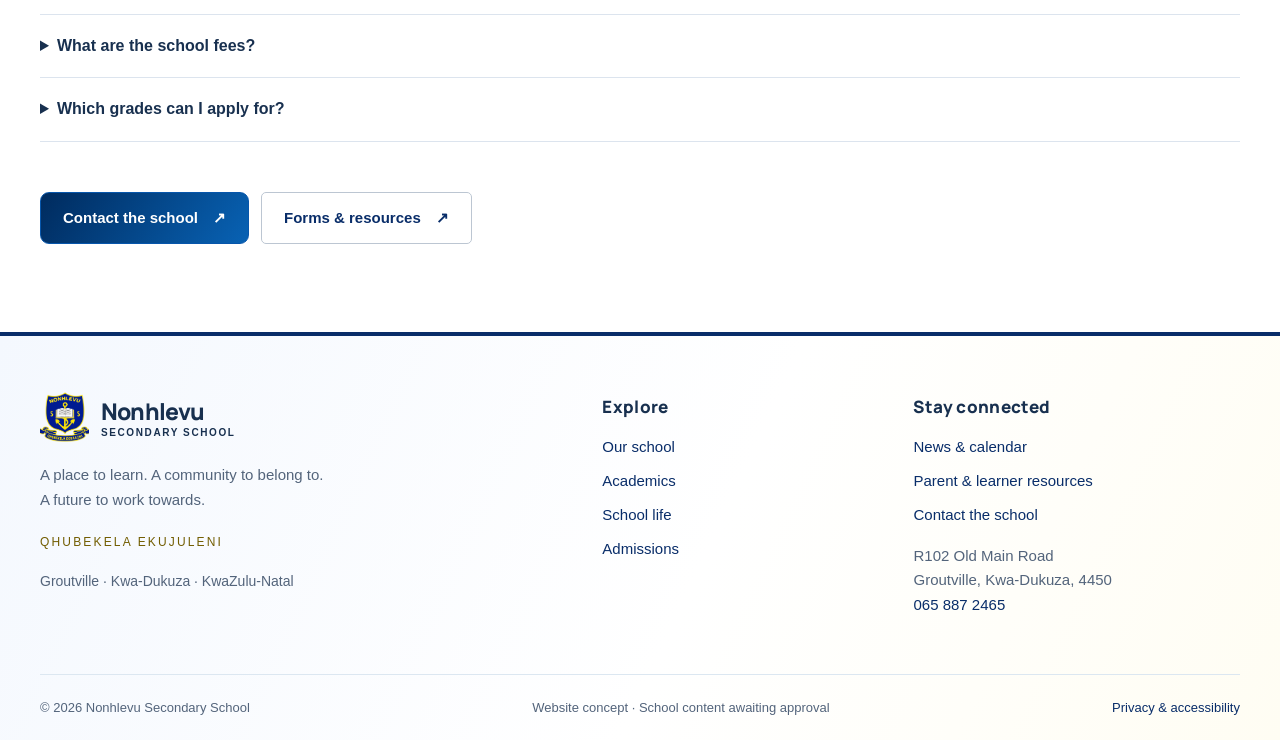
<file: admissions.html>
<!doctype html>
<html lang="en">
<head>
  <meta charset="utf-8">
  <!-- Google tag (gtag.js) -->
  <script async src="https://www.googletagmanager.com/gtag/js?id=G-H60PJ3CRYN"></script>
  <script>
    window.dataLayer = window.dataLayer || [];
    function gtag(){dataLayer.push(arguments);}
    gtag('js', new Date());

    gtag('config', 'G-H60PJ3CRYN');
  </script>
  <meta name="viewport" content="width=device-width,initial-scale=1">
  <meta name="theme-color" content="#092c67">
  <meta name="description" content="Prepare an admissions enquiry with our checklist and answers to common questions.">
  <title>Admissions | Nonhlevu Secondary School</title>
  <link rel="icon" href="assets/school-crest.png">
  <link rel="stylesheet" href="styles.css">
  <script defer src="app.js"></script>
</head>
<body data-page="admissions">
  <a class="skip" href="#main">Skip to content</a>
<header class="site-header">
    <div class="wrap header-inner">
      <a class="brand" href="index.html" aria-label="Nonhlevu Secondary School home"><img src="assets/school-crest.png" alt=""><span class="brand-name">Nonhlevu<small>Secondary School</small></span></a>
      <button class="menu-toggle" aria-expanded="false" aria-controls="navigation">Menu <span aria-hidden="true">☰</span></button>
      <nav id="navigation" aria-label="Main navigation">
        <a href="index.html">Home</a><a href="about.html">Our school</a><a href="academics.html">Academics</a><a href="school-life.html">School life</a><a href="news.html">News & dates</a><a href="resources.html">Resources</a><a href="contact.html">Contact</a><a class="nav-apply" href="admissions.html" aria-current="page">Admissions <span aria-hidden="true">↗</span></a>
      </nav>
    </div>
  </header>
  <main id="main" tabindex="-1">
<div class="page-enter">
<section class="page-hero">
<div class="wrap">
<div class="breadcrumb"><a href="index.html">Home</a> / Your next chapter starts here.</div><span class="eyebrow">Admissions</span>
<h1>Your next chapter starts here.</h1>
<p>A helpful starting point for families considering Nonhlevu Secondary School.</p>
</div>
</section>
<section class="section">
<div class="wrap">
<div class="detail-grid">
<div><span class="eyebrow">A guide for families</span>
<h2>Let’s make the first<br>step a little easier.</h2>
<div class="notice">This is a preparation guide, not the school’s confirmed admissions policy. Application dates, available places, fees and required documents are awaiting confirmation. Applications are not submitted through this website.</div>
<div class="steps">
<div class="step">
<div>
<h3>Contact the school</h3>
<p>Ask about the relevant grade, available places, application dates and the current admissions process.</p>
</div>
</div>
<div class="step">
<div>
<h3>Confirm what you need</h3>
<p>Request the official application form and the school’s approved list of supporting documents.</p>
</div>
</div>
<div class="step">
<div>
<h3>Prepare your application</h3>
<p>Complete the official form and gather the documents requested by the school.</p>
</div>
</div>
<div class="step">
<div>
<h3>Submit & follow up</h3>
<p>Use the submission method confirmed by the school and keep a record of your application.</p>
</div>
</div>
</div>
</div>
<aside>
<div class="card">
<div class="card-body"><span class="tag draft">Suggested preparation</span>
<h3>Your enquiry checklist</h3>
<p>Tick these as you prepare. Confirm all requirements with the school.</p>
<div class="checklist">
<label><input type="checkbox">Ask about grade availability</label>
<label><input type="checkbox">Confirm application dates</label>
<label><input type="checkbox">Request the official application form</label>
<label><input type="checkbox">Ask which identity documents are needed</label>
<label><input type="checkbox">Ask about reports and proof of address</label>
<label><input type="checkbox">Confirm fees and submission method</label>
</div><a class="btn secondary" href="downloads/nonhlevu-admissions-guide.txt" download>Download checklist ↓</a>
</div>
</div>
<div class="notice">Admissions dates: NA<br>School fees: NA<br>School phone number: <a href="tel:+27658872465">065 887 2465</a><br>Email: nonhlevusecondaryschool@gmail.com</div>
</aside>
</div>
<div class="subsection">
<h2>Questions families often ask</h2>
<details>
<summary>When do applications open?</summary>
<p>Application dates are awaiting confirmation. Please email the school for current information.</p>
</details>
<details>
<summary>Can I apply online?</summary>
<p>This website does not accept applications. Ask the school for its official application process and submission method.</p>
</details>
<details>
<summary>What are the school fees?</summary>
<p>Fees and payment details have not been supplied. Contact the school before making any payment.</p>
</details>
<details>
<summary>Which grades can I apply for?</summary>
<p>The complete grade range and availability are awaiting confirmation. Tell the school which grade you are enquiring about.</p>
</details>
</div>
<div class="buttons subsection"><a class="btn" href="contact.html">Contact the school <span aria-hidden="true">↗</span></a><a class="btn secondary" href="resources.html">Forms & resources <span aria-hidden="true">↗</span></a>
</div>
</div>
</section>
</div>
</main>
  <footer>
    <div class="wrap footer-grid">
      <div><a class="brand light" href="index.html"><img src="assets/school-crest.png" alt=""><span class="brand-name">Nonhlevu<small>Secondary School</small></span></a>
<p>A place to learn. A community to belong to.<br>A future to work towards.</p><span class="motto">QHUBEKELA EKUJULENI</span>
<p class="school-location">Groutville · Kwa-Dukuza · KwaZulu-Natal</p>
</div>
      <div>
<h3>Explore</h3><a href="about.html">Our school</a><a href="academics.html">Academics</a><a href="school-life.html">School life</a><a href="admissions.html">Admissions</a>
</div>
      <div>
<h3>Stay connected</h3><a href="news.html">News & calendar</a><a href="resources.html">Parent & learner resources</a><a href="contact.html">Contact the school</a>
<p>R102 Old Main Road<br>Groutville, Kwa-Dukuza, 4450<br><a href="tel:+27658872465">065 887 2465</a></p>
</div>
    </div>
    <div class="wrap footer-bottom"><span>© <span id="year">2026</span> Nonhlevu Secondary School</span><span>Website concept · School content awaiting approval</span><a href="privacy.html">Privacy & accessibility</a>
</div>
  </footer>
  <button id="back-top" aria-label="Back to top" hidden>↑</button>
  <div id="toast" role="status" aria-live="polite"></div>
</body>
</html>
</file>
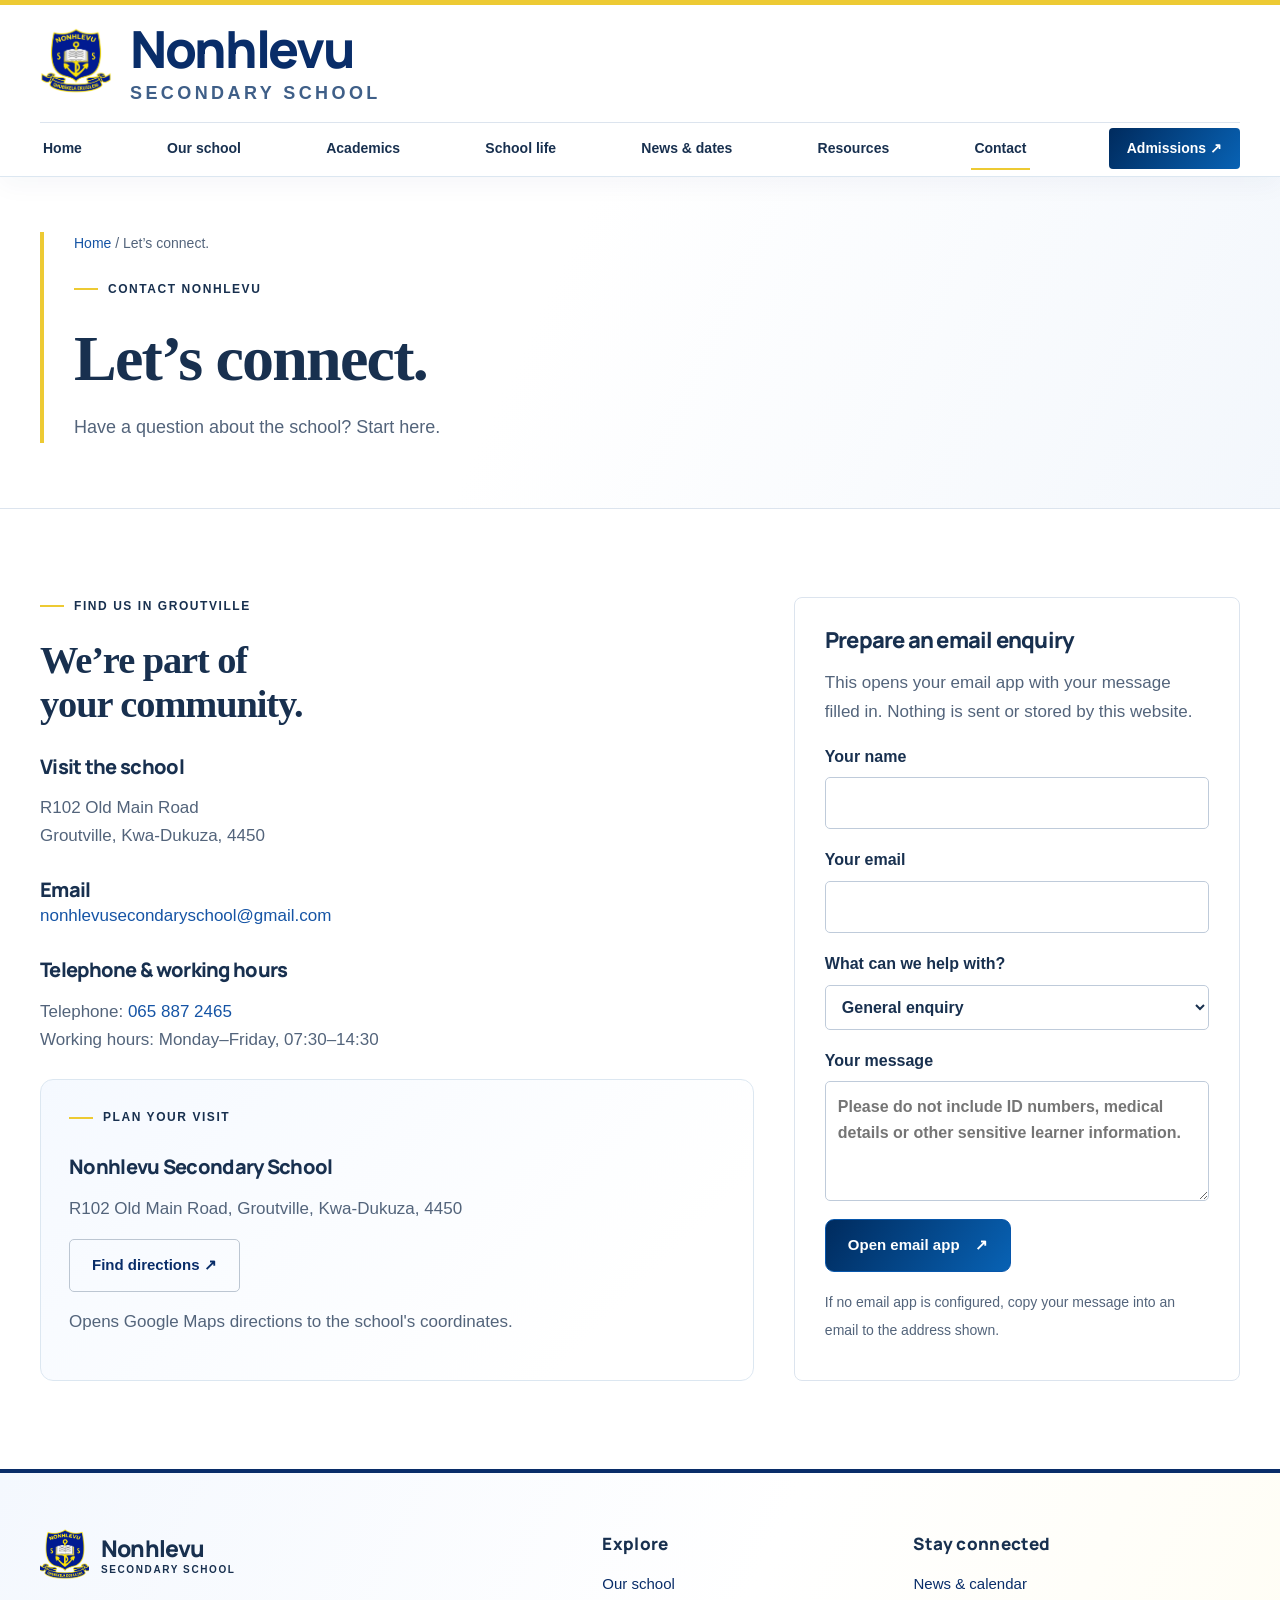
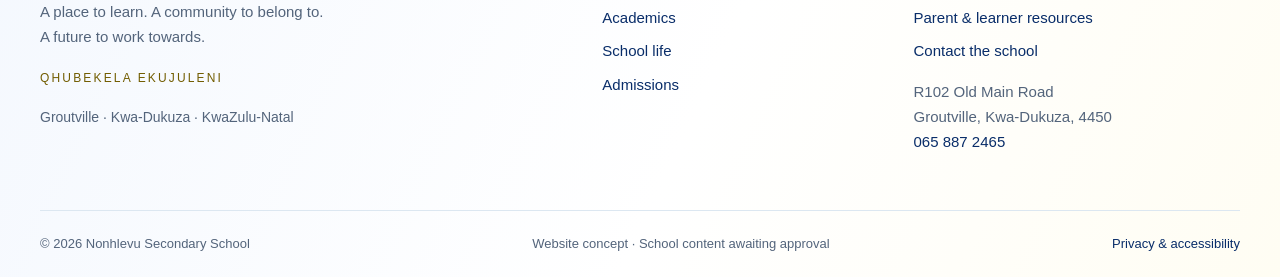
<file: contact.html>
<!doctype html>
<html lang="en">
<head>
  <meta charset="utf-8">
  <!-- Google tag (gtag.js) -->
  <script async src="https://www.googletagmanager.com/gtag/js?id=G-H60PJ3CRYN"></script>
  <script>
    window.dataLayer = window.dataLayer || [];
    function gtag(){dataLayer.push(arguments);}
    gtag('js', new Date());

    gtag('config', 'G-H60PJ3CRYN');
  </script>
  <meta name="viewport" content="width=device-width,initial-scale=1">
  <meta name="theme-color" content="#092c67">
  <meta name="description" content="Contact Nonhlevu Secondary School in Groutville, Kwa-Dukuza.">
  <title>Contact | Nonhlevu Secondary School</title>
  <link rel="icon" href="assets/school-crest.png">
  <link rel="stylesheet" href="styles.css">
  <script defer src="app.js"></script>
</head>
<body data-page="contact">
  <a class="skip" href="#main">Skip to content</a>
<header class="site-header">
    <div class="wrap header-inner">
      <a class="brand" href="index.html" aria-label="Nonhlevu Secondary School home"><img src="assets/school-crest.png" alt=""><span class="brand-name">Nonhlevu<small>Secondary School</small></span></a>
      <button class="menu-toggle" aria-expanded="false" aria-controls="navigation">Menu <span aria-hidden="true">☰</span></button>
      <nav id="navigation" aria-label="Main navigation">
        <a href="index.html">Home</a><a href="about.html">Our school</a><a href="academics.html">Academics</a><a href="school-life.html">School life</a><a href="news.html">News & dates</a><a href="resources.html">Resources</a><a href="contact.html" aria-current="page">Contact</a><a class="nav-apply" href="admissions.html">Admissions <span aria-hidden="true">↗</span></a>
      </nav>
    </div>
  </header>
  <main id="main" tabindex="-1">
<div class="page-enter">
<section class="page-hero">
<div class="wrap">
<div class="breadcrumb"><a href="index.html">Home</a> / Let’s connect.</div><span class="eyebrow">Contact Nonhlevu</span>
<h1>Let’s connect.</h1>
<p>Have a question about the school? Start here.</p>
</div>
</section>
<section class="section">
<div class="wrap detail-grid">
<div class="contact-details"><span class="eyebrow">Find us in Groutville</span>
<h2>We’re part of<br>your community.</h2>
<h3>Visit the school</h3>
<p>R102 Old Main Road<br>Groutville, Kwa-Dukuza, 4450</p>
<h3>Email</h3><a href="mailto:nonhlevusecondaryschool@gmail.com">nonhlevusecondaryschool@gmail.com</a>
<h3>Telephone & working hours</h3>
<p>Telephone: <a href="tel:+27658872465">065 887 2465</a><br>Working hours: Monday–Friday, 07:30–14:30</p>
<div class="location-panel"><span class="eyebrow">Plan your visit</span>
<h3>Nonhlevu Secondary School</h3>
<p>R102 Old Main Road, Groutville, Kwa-Dukuza, 4450</p><a class="btn secondary" href="https://www.google.com/maps/dir/?api=1&amp;destination=-29.404659%2C31.251259" target="_blank" rel="noopener noreferrer">Find directions ↗</a>
<p>Opens Google Maps directions to the school's coordinates.</p>
</div>
</div>
<form class="contact-form" id="enquiry-form">
<h3>Prepare an email enquiry</h3>
<p>This opens your email app with your message filled in. Nothing is sent or stored by this website.</p>
<label class="field">Your name<input name="name" autocomplete="name" required maxlength="100">
</label>
<label class="field">Your email<input type="email" name="email" autocomplete="email" required maxlength="180">
</label>
<label class="field">What can we help with?<select name="topic"><option>General enquiry</option><option>Admissions</option><option>Academic information</option><option>Parent enquiry</option><option>School resources</option></select>
</label>
<label class="field">Your message<textarea name="message" required maxlength="3000" placeholder="Please do not include ID numbers, medical details or other sensitive learner information."></textarea>
</label><noscript><p>Please email <a href="mailto:nonhlevusecondaryschool@gmail.com">nonhlevusecondaryschool@gmail.com</a> directly, or enable JavaScript to prepare a draft here.</p></noscript><button class="btn" type="submit" disabled>Open email app <span aria-hidden="true">↗</span></button>
<p id="email-status" role="status">
</p><small>If no email app is configured, copy your message into an email to the address shown.</small>
</form>
</div>
</section>
</div>
</main>
  <footer>
    <div class="wrap footer-grid">
      <div><a class="brand light" href="index.html"><img src="assets/school-crest.png" alt=""><span class="brand-name">Nonhlevu<small>Secondary School</small></span></a>
<p>A place to learn. A community to belong to.<br>A future to work towards.</p><span class="motto">QHUBEKELA EKUJULENI</span>
<p class="school-location">Groutville · Kwa-Dukuza · KwaZulu-Natal</p>
</div>
      <div>
<h3>Explore</h3><a href="about.html">Our school</a><a href="academics.html">Academics</a><a href="school-life.html">School life</a><a href="admissions.html">Admissions</a>
</div>
      <div>
<h3>Stay connected</h3><a href="news.html">News & calendar</a><a href="resources.html">Parent & learner resources</a><a href="contact.html">Contact the school</a>
<p>R102 Old Main Road<br>Groutville, Kwa-Dukuza, 4450<br><a href="tel:+27658872465">065 887 2465</a></p>
</div>
    </div>
    <div class="wrap footer-bottom"><span>© <span id="year">2026</span> Nonhlevu Secondary School</span><span>Website concept · School content awaiting approval</span><a href="privacy.html">Privacy & accessibility</a>
</div>
  </footer>
  <button id="back-top" aria-label="Back to top" hidden>↑</button>
  <div id="toast" role="status" aria-live="polite"></div>
</body>
</html>
</file>
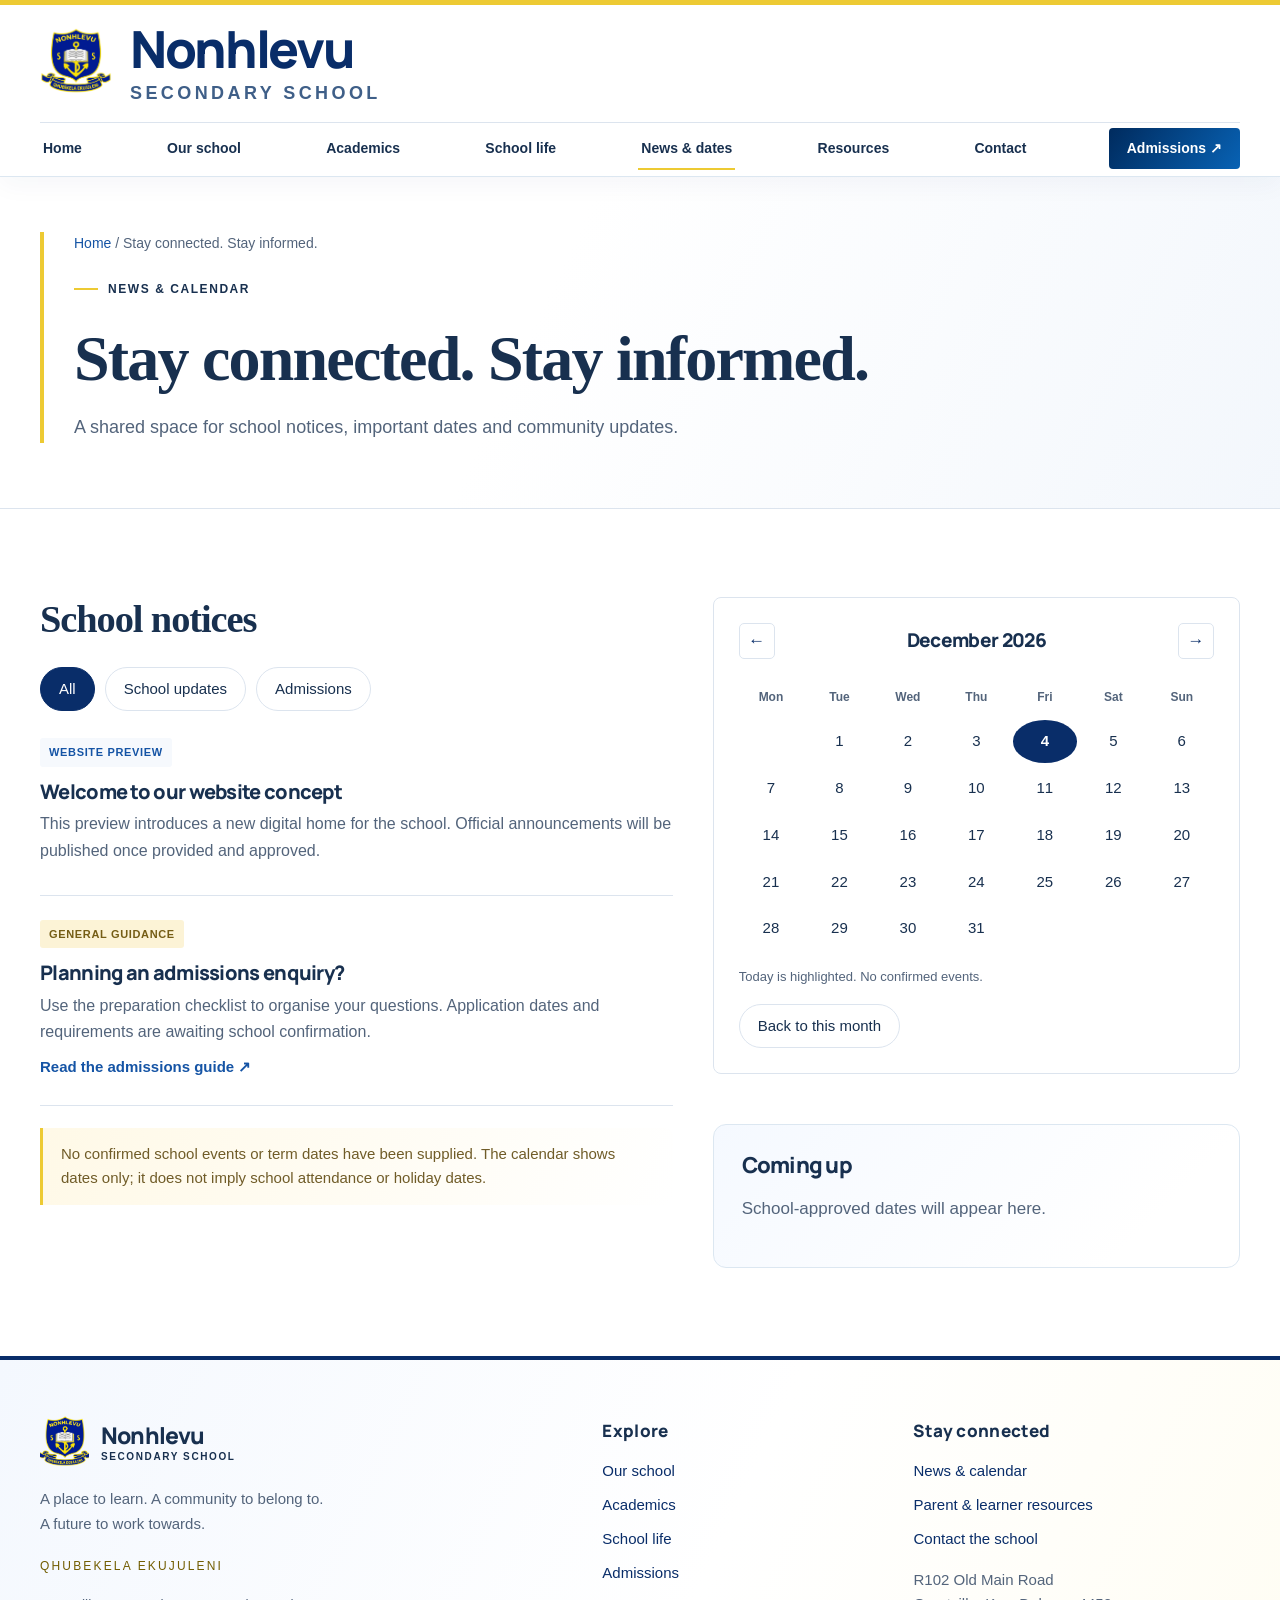
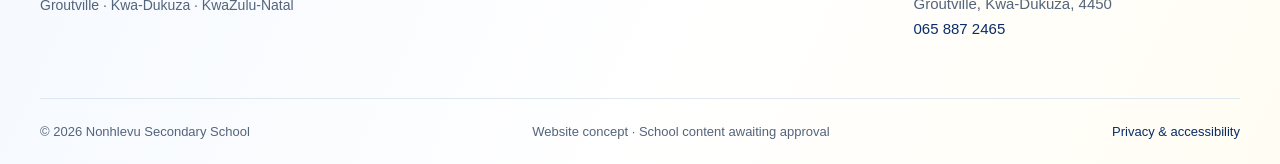
<file: news.html>
<!doctype html>
<html lang="en">
<head>
  <meta charset="utf-8">
  <!-- Google tag (gtag.js) -->
  <script async src="https://www.googletagmanager.com/gtag/js?id=G-H60PJ3CRYN"></script>
  <script>
    window.dataLayer = window.dataLayer || [];
    function gtag(){dataLayer.push(arguments);}
    gtag('js', new Date());

    gtag('config', 'G-H60PJ3CRYN');
  </script>
  <meta name="viewport" content="width=device-width,initial-scale=1">
  <meta name="theme-color" content="#092c67">
  <meta name="description" content="Find school notices and browse the Nonhlevu school calendar.">
  <title>News & calendar | Nonhlevu Secondary School</title>
  <link rel="icon" href="assets/school-crest.png">
  <link rel="stylesheet" href="styles.css">
  <script defer src="app.js"></script>
</head>
<body data-page="news">
  <a class="skip" href="#main">Skip to content</a>
<header class="site-header">
    <div class="wrap header-inner">
      <a class="brand" href="index.html" aria-label="Nonhlevu Secondary School home"><img src="assets/school-crest.png" alt=""><span class="brand-name">Nonhlevu<small>Secondary School</small></span></a>
      <button class="menu-toggle" aria-expanded="false" aria-controls="navigation">Menu <span aria-hidden="true">☰</span></button>
      <nav id="navigation" aria-label="Main navigation">
        <a href="index.html">Home</a><a href="about.html">Our school</a><a href="academics.html">Academics</a><a href="school-life.html">School life</a><a href="news.html" aria-current="page">News & dates</a><a href="resources.html">Resources</a><a href="contact.html">Contact</a><a class="nav-apply" href="admissions.html">Admissions <span aria-hidden="true">↗</span></a>
      </nav>
    </div>
  </header>
  <main id="main" tabindex="-1">
<div class="page-enter">
<section class="page-hero">
<div class="wrap">
<div class="breadcrumb"><a href="index.html">Home</a> / Stay connected. Stay informed.</div><span class="eyebrow">News & calendar</span>
<h1>Stay connected. Stay informed.</h1>
<p>A shared space for school notices, important dates and community updates.</p>
</div>
</section>
<section class="section">
<div class="wrap news-layout">
<div>
<h2>School notices</h2>
<div class="filters" aria-label="Filter notices"><button class="chip news-filter" aria-pressed="true" data-category="All">All</button><button class="chip news-filter" aria-pressed="false" data-category="School updates">School updates</button><button class="chip news-filter" aria-pressed="false" data-category="Admissions">Admissions</button>
</div>
<div id="notice-list">
<article class="notice-row" data-category="School updates">
<div><span class="tag">Website preview</span>
<h3>Welcome to our website concept</h3>
<p>This preview introduces a new digital home for the school. Official announcements will be published once provided and approved.</p>
</div>
</article>
<article class="notice-row" data-category="Admissions">
<div><span class="tag draft">General guidance</span>
<h3>Planning an admissions enquiry?</h3>
<p>Use the preparation checklist to organise your questions. Application dates and requirements are awaiting school confirmation.</p><a class="text-link" href="admissions.html">Read the admissions guide ↗</a>
</div>
</article>
</div>
<div class="notice">No confirmed school events or term dates have been supplied. The calendar shows dates only; it does not imply school attendance or holiday dates.</div>
</div>
<aside>
<div class="calendar">
<div class="calendar-head"><button id="prev-month" aria-label="Previous month">←</button>
<h3 id="month-label" aria-live="polite">
</h3><button id="next-month" aria-label="Next month">→</button>
</div>
<div id="calendar-grid" class="calendar-grid">
</div>
<noscript>
<p>Enable JavaScript to browse calendar months. No confirmed school events have been supplied.</p>
</noscript>
<p class="calendar-caption">Today is highlighted. No confirmed events.</p><button class="chip" id="today-month">Back to this month</button>
</div>
<div class="event-panel subsection">
<h3>Coming up</h3>
<p>School-approved dates will appear here.</p>
</div>
</aside>
</div>
</section>
</div>
</main>
  <footer>
    <div class="wrap footer-grid">
      <div><a class="brand light" href="index.html"><img src="assets/school-crest.png" alt=""><span class="brand-name">Nonhlevu<small>Secondary School</small></span></a>
<p>A place to learn. A community to belong to.<br>A future to work towards.</p><span class="motto">QHUBEKELA EKUJULENI</span>
<p class="school-location">Groutville · Kwa-Dukuza · KwaZulu-Natal</p>
</div>
      <div>
<h3>Explore</h3><a href="about.html">Our school</a><a href="academics.html">Academics</a><a href="school-life.html">School life</a><a href="admissions.html">Admissions</a>
</div>
      <div>
<h3>Stay connected</h3><a href="news.html">News & calendar</a><a href="resources.html">Parent & learner resources</a><a href="contact.html">Contact the school</a>
<p>R102 Old Main Road<br>Groutville, Kwa-Dukuza, 4450<br><a href="tel:+27658872465">065 887 2465</a></p>
</div>
    </div>
    <div class="wrap footer-bottom"><span>© <span id="year">2026</span> Nonhlevu Secondary School</span><span>Website concept · School content awaiting approval</span><a href="privacy.html">Privacy & accessibility</a>
</div>
  </footer>
  <button id="back-top" aria-label="Back to top" hidden>↑</button>
  <div id="toast" role="status" aria-live="polite"></div>
</body>
</html>
</file>
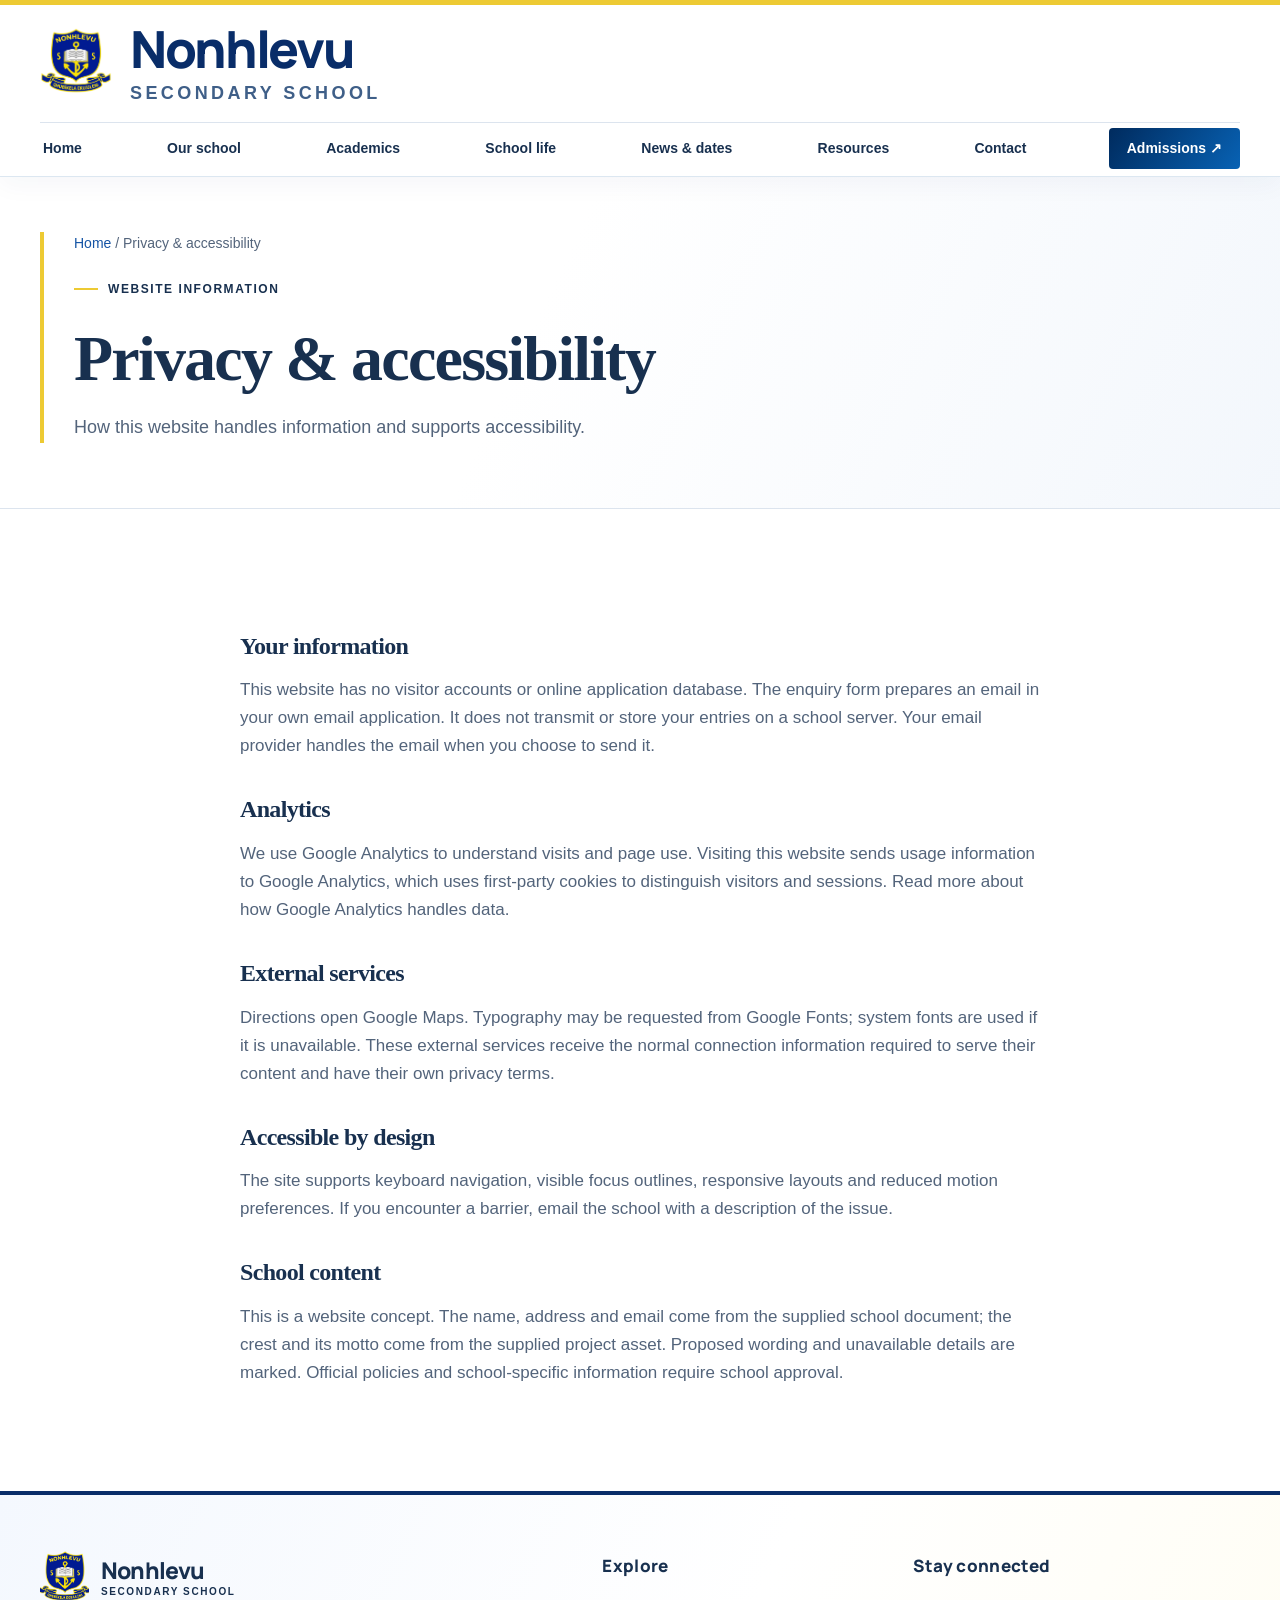
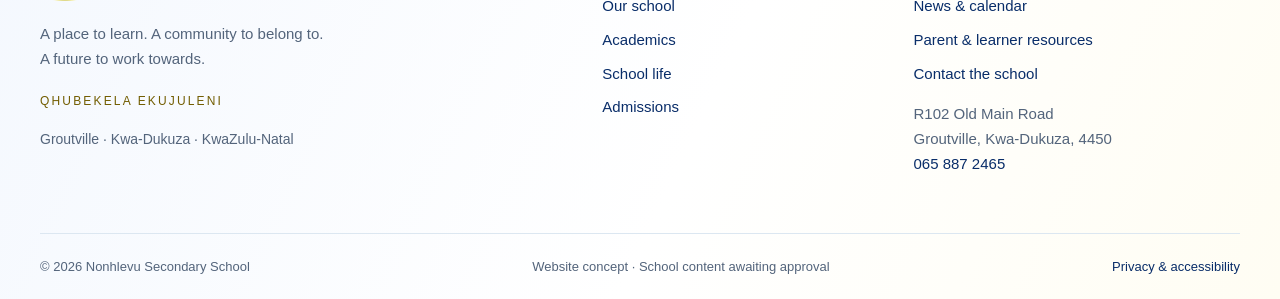
<file: privacy.html>
<!doctype html>
<html lang="en">
<head>
  <meta charset="utf-8">
  <!-- Google tag (gtag.js) -->
  <script async src="https://www.googletagmanager.com/gtag/js?id=G-H60PJ3CRYN"></script>
  <script>
    window.dataLayer = window.dataLayer || [];
    function gtag(){dataLayer.push(arguments);}
    gtag('js', new Date());

    gtag('config', 'G-H60PJ3CRYN');
  </script>
  <meta name="viewport" content="width=device-width,initial-scale=1">
  <meta name="theme-color" content="#092c67">
  <meta name="description" content="Read about privacy and accessibility on the Nonhlevu Secondary School website.">
  <title>Privacy & accessibility | Nonhlevu Secondary School</title>
  <link rel="icon" href="assets/school-crest.png">
  <link rel="stylesheet" href="styles.css">
  <script defer src="app.js"></script>
</head>
<body data-page="privacy">
  <a class="skip" href="#main">Skip to content</a>
<header class="site-header">
    <div class="wrap header-inner">
      <a class="brand" href="index.html" aria-label="Nonhlevu Secondary School home"><img src="assets/school-crest.png" alt=""><span class="brand-name">Nonhlevu<small>Secondary School</small></span></a>
      <button class="menu-toggle" aria-expanded="false" aria-controls="navigation">Menu <span aria-hidden="true">☰</span></button>
      <nav id="navigation" aria-label="Main navigation">
        <a href="index.html">Home</a><a href="about.html">Our school</a><a href="academics.html">Academics</a><a href="school-life.html">School life</a><a href="news.html">News & dates</a><a href="resources.html">Resources</a><a href="contact.html">Contact</a><a class="nav-apply" href="admissions.html">Admissions <span aria-hidden="true">↗</span></a>
      </nav>
    </div>
  </header>
  <main id="main" tabindex="-1">
<div class="page-enter">
<section class="page-hero">
<div class="wrap">
<div class="breadcrumb"><a href="index.html">Home</a> / Privacy & accessibility</div><span class="eyebrow">Website information</span>
<h1>Privacy & accessibility</h1>
<p>How this website handles information and supports accessibility.</p>
</div>
</section>
<section class="section">
<div class="wrap privacy-copy">
<h2>Your information</h2>
<p>This website has no visitor accounts or online application database. The enquiry form prepares an email in your own email application. It does not transmit or store your entries on a school server. Your email provider handles the email when you choose to send it.</p>
<h2>Analytics</h2>
<p>We use Google Analytics to understand visits and page use. Visiting this website sends usage information to Google Analytics, which uses first-party cookies to distinguish visitors and sessions. Read more about <a href="https://support.google.com/analytics/answer/6004245" target="_blank" rel="noopener noreferrer">how Google Analytics handles data</a>.</p>
<h2>External services</h2>
<p>Directions open Google Maps. Typography may be requested from Google Fonts; system fonts are used if it is unavailable. These external services receive the normal connection information required to serve their content and have their own privacy terms.</p>
<h2>Accessible by design</h2>
<p>The site supports keyboard navigation, visible focus outlines, responsive layouts and reduced motion preferences. If you encounter a barrier, email the school with a description of the issue.</p>
<h2>School content</h2>
<p>This is a website concept. The name, address and email come from the supplied school document; the crest and its motto come from the supplied project asset. Proposed wording and unavailable details are marked. Official policies and school-specific information require school approval.</p>
</div>
</section>
</div>
</main>
  <footer>
    <div class="wrap footer-grid">
      <div><a class="brand light" href="index.html"><img src="assets/school-crest.png" alt=""><span class="brand-name">Nonhlevu<small>Secondary School</small></span></a>
<p>A place to learn. A community to belong to.<br>A future to work towards.</p><span class="motto">QHUBEKELA EKUJULENI</span>
<p class="school-location">Groutville · Kwa-Dukuza · KwaZulu-Natal</p>
</div>
      <div>
<h3>Explore</h3><a href="about.html">Our school</a><a href="academics.html">Academics</a><a href="school-life.html">School life</a><a href="admissions.html">Admissions</a>
</div>
      <div>
<h3>Stay connected</h3><a href="news.html">News & calendar</a><a href="resources.html">Parent & learner resources</a><a href="contact.html">Contact the school</a>
<p>R102 Old Main Road<br>Groutville, Kwa-Dukuza, 4450<br><a href="tel:+27658872465">065 887 2465</a></p>
</div>
    </div>
    <div class="wrap footer-bottom"><span>© <span id="year">2026</span> Nonhlevu Secondary School</span><span>Website concept · School content awaiting approval</span><a href="privacy.html">Privacy & accessibility</a>
</div>
  </footer>
  <button id="back-top" aria-label="Back to top" hidden>↑</button>
  <div id="toast" role="status" aria-live="polite"></div>
</body>
</html>
</file>
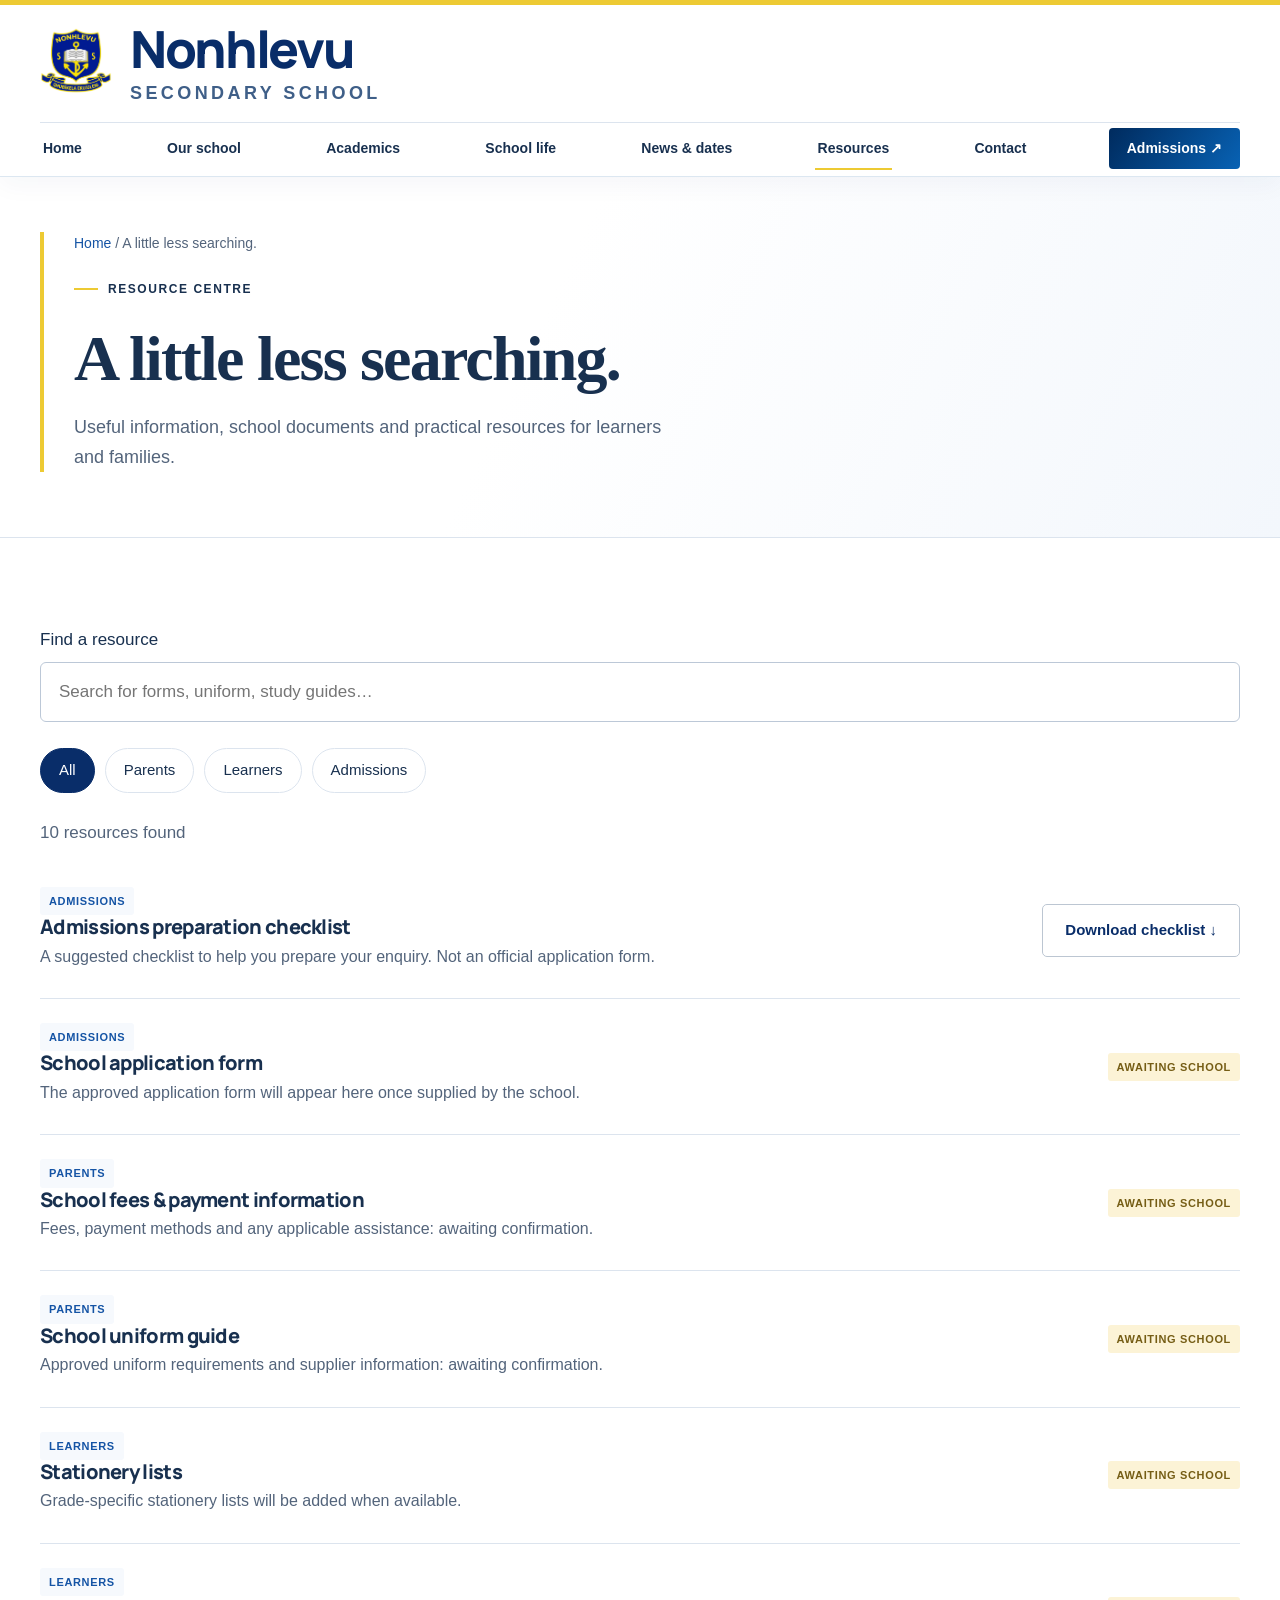
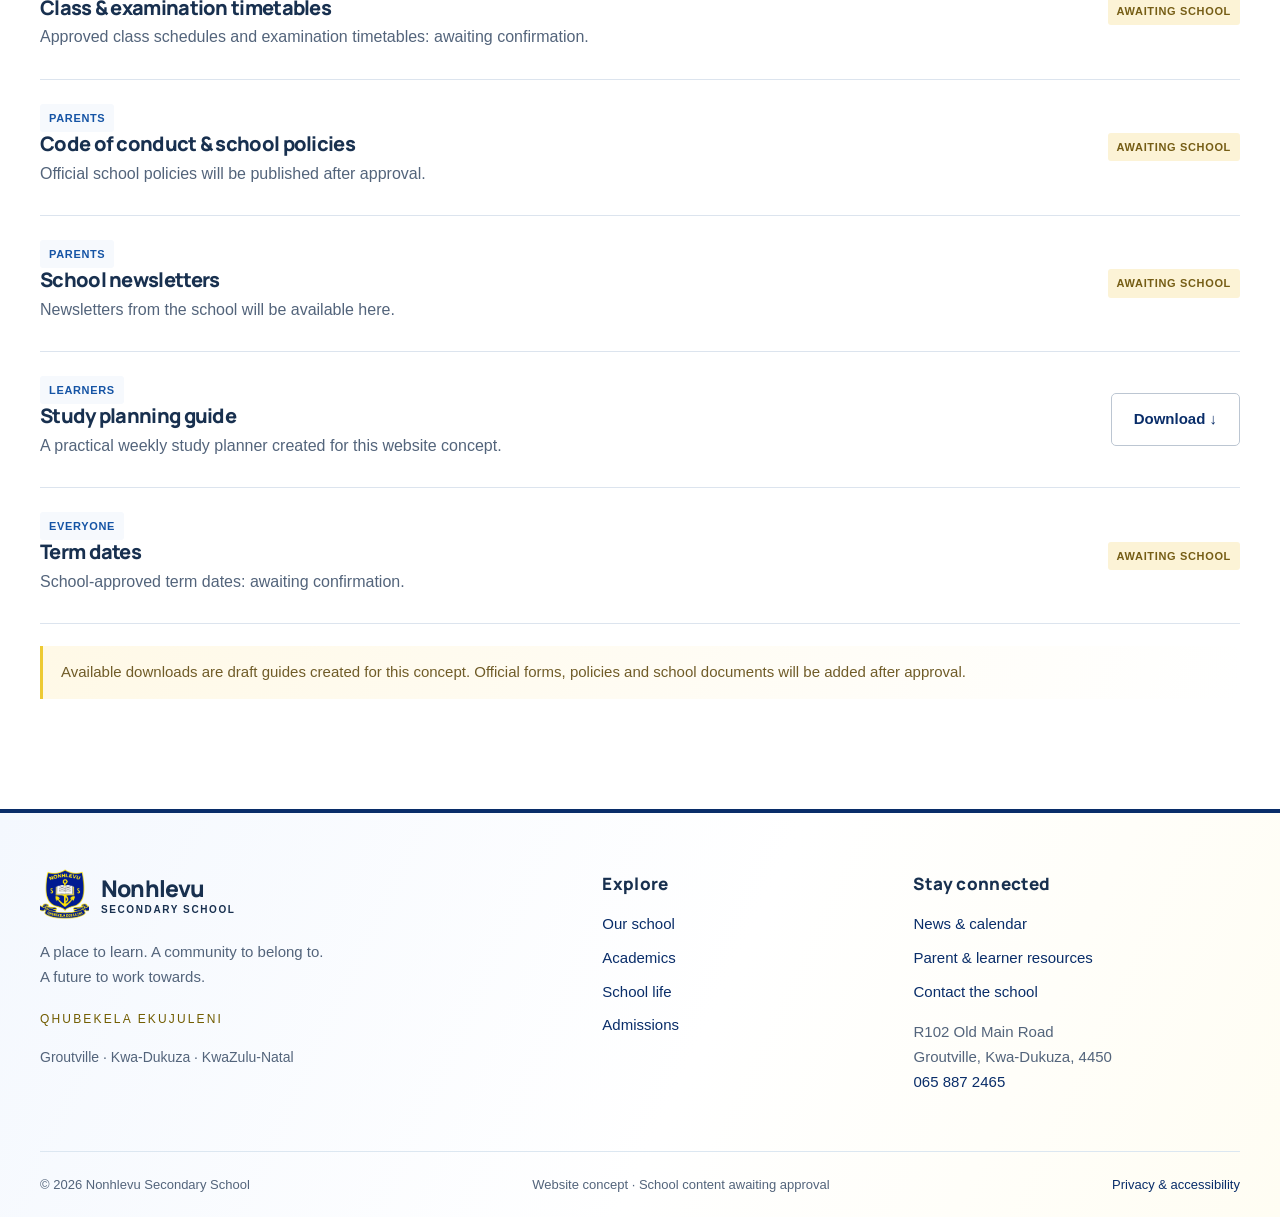
<file: resources.html>
<!doctype html>
<html lang="en">
<head>
  <meta charset="utf-8">
  <!-- Google tag (gtag.js) -->
  <script async src="https://www.googletagmanager.com/gtag/js?id=G-H60PJ3CRYN"></script>
  <script>
    window.dataLayer = window.dataLayer || [];
    function gtag(){dataLayer.push(arguments);}
    gtag('js', new Date());

    gtag('config', 'G-H60PJ3CRYN');
  </script>
  <meta name="viewport" content="width=device-width,initial-scale=1">
  <meta name="theme-color" content="#092c67">
  <meta name="description" content="Find parent and learner resources, school documents and downloadable study guides.">
  <title>Resource centre | Nonhlevu Secondary School</title>
  <link rel="icon" href="assets/school-crest.png">
  <link rel="stylesheet" href="styles.css">
  <script defer src="app.js"></script>
</head>
<body data-page="resources">
  <a class="skip" href="#main">Skip to content</a>
<header class="site-header">
    <div class="wrap header-inner">
      <a class="brand" href="index.html" aria-label="Nonhlevu Secondary School home"><img src="assets/school-crest.png" alt=""><span class="brand-name">Nonhlevu<small>Secondary School</small></span></a>
      <button class="menu-toggle" aria-expanded="false" aria-controls="navigation">Menu <span aria-hidden="true">☰</span></button>
      <nav id="navigation" aria-label="Main navigation">
        <a href="index.html">Home</a><a href="about.html">Our school</a><a href="academics.html">Academics</a><a href="school-life.html">School life</a><a href="news.html">News & dates</a><a href="resources.html" aria-current="page">Resources</a><a href="contact.html">Contact</a><a class="nav-apply" href="admissions.html">Admissions <span aria-hidden="true">↗</span></a>
      </nav>
    </div>
  </header>
  <main id="main" tabindex="-1">
<div class="page-enter">
<section class="page-hero">
<div class="wrap">
<div class="breadcrumb"><a href="index.html">Home</a> / A little less searching.</div><span class="eyebrow">Resource centre</span>
<h1>A little less searching.</h1>
<p>Useful information, school documents and practical resources for learners and families.</p>
</div>
</section>
<section class="section">
<div class="wrap">
<label for="resource-search">Find a resource</label><input id="resource-search" class="search-field" type="search" placeholder="Search for forms, uniform, study guides…">
<div class="filters" aria-label="Filter resources"><button class="chip resource-filter" data-category="All" aria-pressed="true">All</button><button class="chip resource-filter" data-category="Parents" aria-pressed="false">Parents</button><button class="chip resource-filter" data-category="Learners" aria-pressed="false">Learners</button><button class="chip resource-filter" data-category="Admissions" aria-pressed="false">Admissions</button>
</div>
<p id="resource-count" role="status">10 resources available</p>
<div id="resource-list">
<article class="resource-row" data-category="Admissions">
<div><span class="tag">Admissions</span>
<h3>Admissions preparation checklist</h3>
<p>A suggested checklist to help you prepare your enquiry. Not an official application form.</p>
</div><a class="btn secondary" href="downloads/nonhlevu-admissions-guide.txt" download>Download checklist ↓</a>
</article>
<article class="resource-row" data-category="Admissions">
<div><span class="tag">Admissions</span>
<h3>School application form</h3>
<p>The approved application form will appear here once supplied by the school.</p>
</div><span class="tag draft">Awaiting school</span>
</article>
<article class="resource-row" data-category="Parents">
<div><span class="tag">Parents</span>
<h3>School fees & payment information</h3>
<p>Fees, payment methods and any applicable assistance: awaiting confirmation.</p>
</div><span class="tag draft">Awaiting school</span>
</article>
<article class="resource-row" data-category="Parents">
<div><span class="tag">Parents</span>
<h3>School uniform guide</h3>
<p>Approved uniform requirements and supplier information: awaiting confirmation.</p>
</div><span class="tag draft">Awaiting school</span>
</article>
<article class="resource-row" data-category="Learners">
<div><span class="tag">Learners</span>
<h3>Stationery lists</h3>
<p>Grade-specific stationery lists will be added when available.</p>
</div><span class="tag draft">Awaiting school</span>
</article>
<article class="resource-row" data-category="Learners">
<div><span class="tag">Learners</span>
<h3>Class & examination timetables</h3>
<p>Approved class schedules and examination timetables: awaiting confirmation.</p>
</div><span class="tag draft">Awaiting school</span>
</article>
<article class="resource-row" data-category="Parents">
<div><span class="tag">Parents</span>
<h3>Code of conduct & school policies</h3>
<p>Official school policies will be published after approval.</p>
</div><span class="tag draft">Awaiting school</span>
</article>
<article class="resource-row" data-category="Parents">
<div><span class="tag">Parents</span>
<h3>School newsletters</h3>
<p>Newsletters from the school will be available here.</p>
</div><span class="tag draft">Awaiting school</span>
</article>
<article class="resource-row" data-category="Learners">
<div><span class="tag">Learners</span>
<h3>Study planning guide</h3>
<p>A practical weekly study planner created for this website concept.</p>
</div><a class="btn secondary" href="downloads/nonhlevu-study-guide.txt" download>Download ↓</a>
</article>
<article class="resource-row" data-category="Everyone">
<div><span class="tag">Everyone</span>
<h3>Term dates</h3>
<p>School-approved term dates: awaiting confirmation.</p>
</div><span class="tag draft">Awaiting school</span>
</article>
</div>
<p id="no-resources" class="empty" hidden>No resources match your search. Try another word or category.</p>
<div class="notice">Available downloads are draft guides created for this concept. Official forms, policies and school documents will be added after approval.</div>
</div>
</section>
</div>
</main>
  <footer>
    <div class="wrap footer-grid">
      <div><a class="brand light" href="index.html"><img src="assets/school-crest.png" alt=""><span class="brand-name">Nonhlevu<small>Secondary School</small></span></a>
<p>A place to learn. A community to belong to.<br>A future to work towards.</p><span class="motto">QHUBEKELA EKUJULENI</span>
<p class="school-location">Groutville · Kwa-Dukuza · KwaZulu-Natal</p>
</div>
      <div>
<h3>Explore</h3><a href="about.html">Our school</a><a href="academics.html">Academics</a><a href="school-life.html">School life</a><a href="admissions.html">Admissions</a>
</div>
      <div>
<h3>Stay connected</h3><a href="news.html">News & calendar</a><a href="resources.html">Parent & learner resources</a><a href="contact.html">Contact the school</a>
<p>R102 Old Main Road<br>Groutville, Kwa-Dukuza, 4450<br><a href="tel:+27658872465">065 887 2465</a></p>
</div>
    </div>
    <div class="wrap footer-bottom"><span>© <span id="year">2026</span> Nonhlevu Secondary School</span><span>Website concept · School content awaiting approval</span><a href="privacy.html">Privacy & accessibility</a>
</div>
  </footer>
  <button id="back-top" aria-label="Back to top" hidden>↑</button>
  <div id="toast" role="status" aria-live="polite"></div>
</body>
</html>
</file>
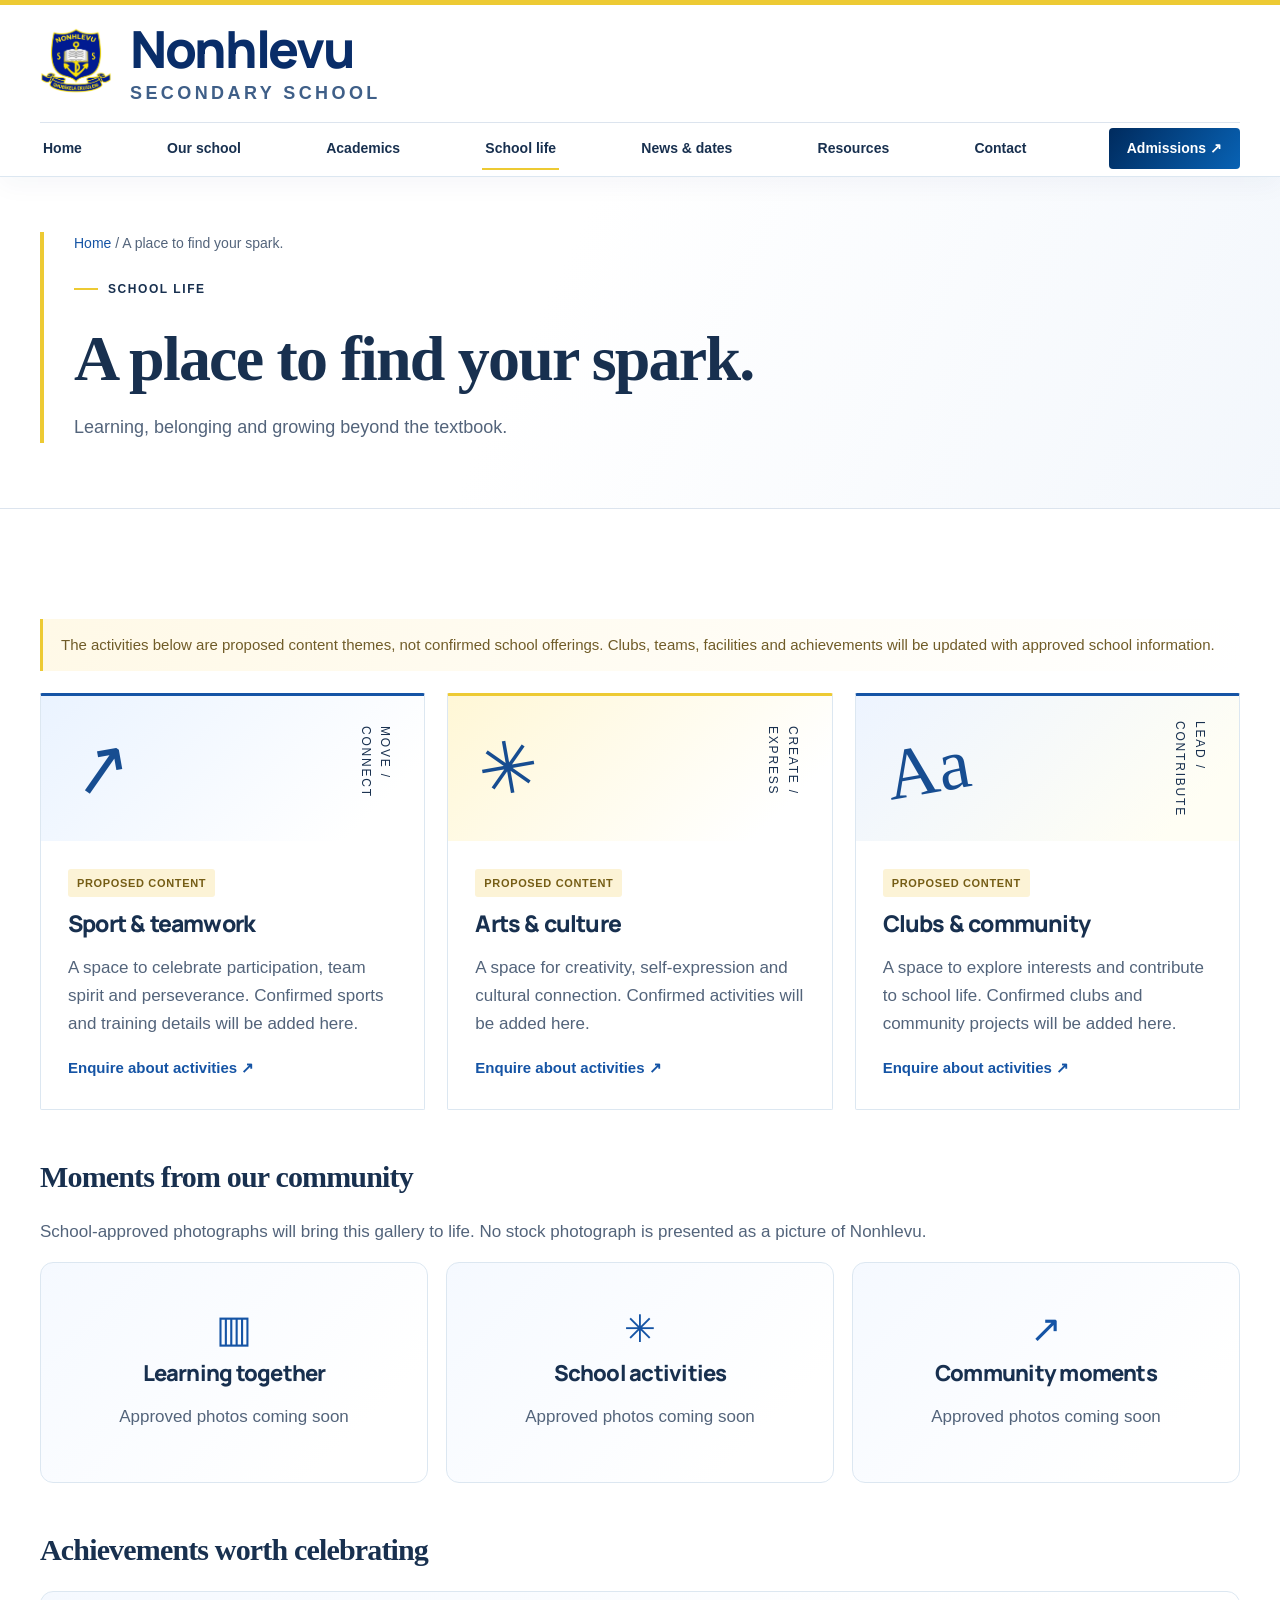
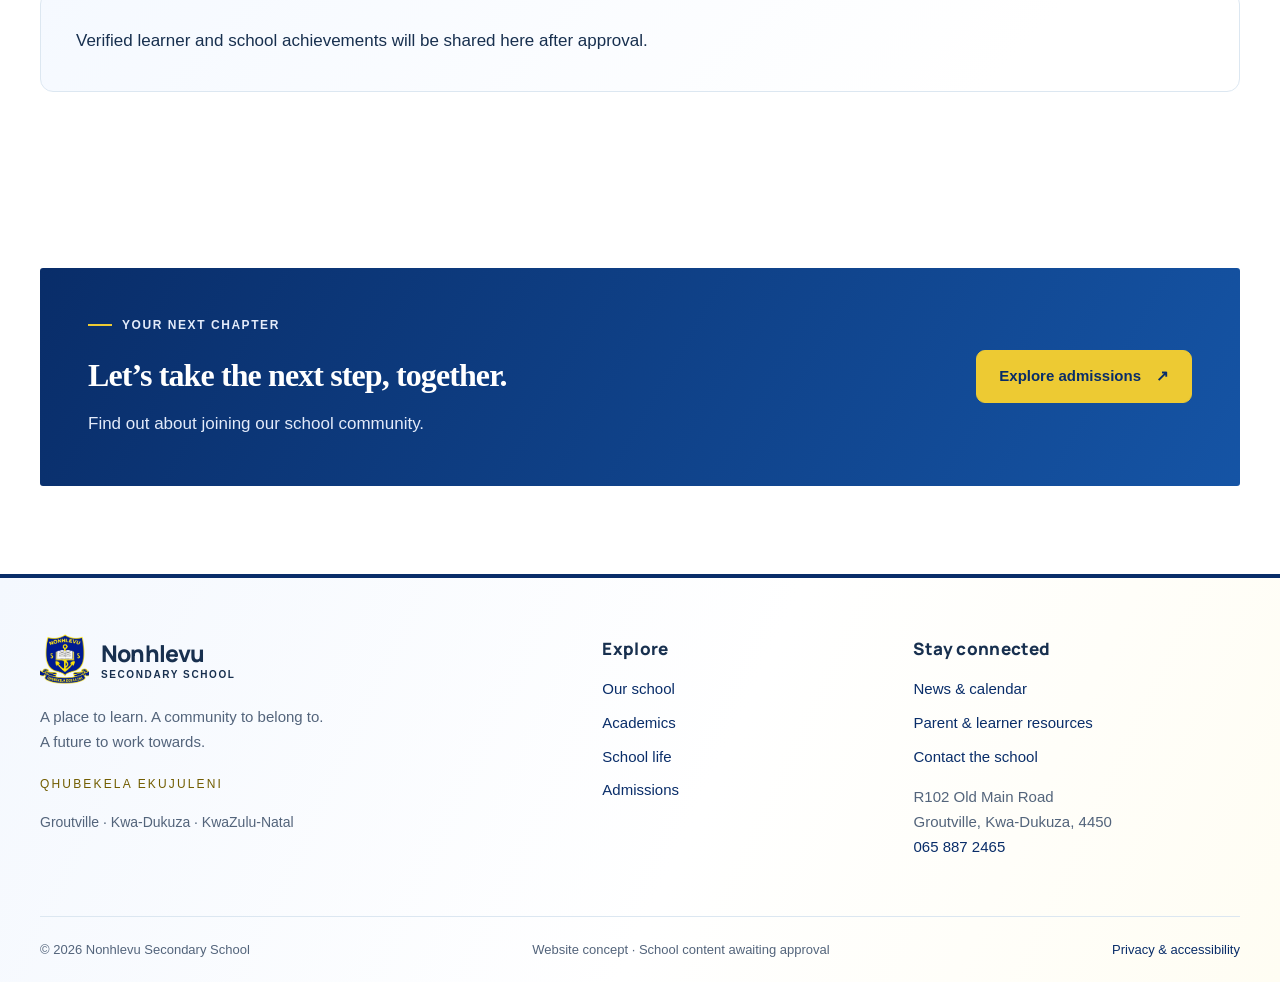
<file: school-life.html>
<!doctype html>
<html lang="en">
<head>
  <meta charset="utf-8">
  <!-- Google tag (gtag.js) -->
  <script async src="https://www.googletagmanager.com/gtag/js?id=G-H60PJ3CRYN"></script>
  <script>
    window.dataLayer = window.dataLayer || [];
    function gtag(){dataLayer.push(arguments);}
    gtag('js', new Date());

    gtag('config', 'G-H60PJ3CRYN');
  </script>
  <meta name="viewport" content="width=device-width,initial-scale=1">
  <meta name="theme-color" content="#092c67">
  <meta name="description" content="Explore school life, activities and community updates at Nonhlevu Secondary School.">
  <title>School life | Nonhlevu Secondary School</title>
  <link rel="icon" href="assets/school-crest.png">
  <link rel="stylesheet" href="styles.css">
  <script defer src="app.js"></script>
</head>
<body data-page="life">
  <a class="skip" href="#main">Skip to content</a>
<header class="site-header">
    <div class="wrap header-inner">
      <a class="brand" href="index.html" aria-label="Nonhlevu Secondary School home"><img src="assets/school-crest.png" alt=""><span class="brand-name">Nonhlevu<small>Secondary School</small></span></a>
      <button class="menu-toggle" aria-expanded="false" aria-controls="navigation">Menu <span aria-hidden="true">☰</span></button>
      <nav id="navigation" aria-label="Main navigation">
        <a href="index.html">Home</a><a href="about.html">Our school</a><a href="academics.html">Academics</a><a href="school-life.html" aria-current="page">School life</a><a href="news.html">News & dates</a><a href="resources.html">Resources</a><a href="contact.html">Contact</a><a class="nav-apply" href="admissions.html">Admissions <span aria-hidden="true">↗</span></a>
      </nav>
    </div>
  </header>
  <main id="main" tabindex="-1">
<div class="page-enter">
<section class="page-hero">
<div class="wrap">
<div class="breadcrumb"><a href="index.html">Home</a> / A place to find your spark.</div><span class="eyebrow">School life</span>
<h1>A place to find your spark.</h1>
<p>Learning, belonging and growing beyond the textbook.</p>
</div>
</section>
<section class="section">
<div class="wrap">
<div class="notice">The activities below are proposed content themes, not confirmed school offerings. Clubs, teams, facilities and achievements will be updated with approved school information.</div>
<div class="grid3">
<article class="card reveal">
<div class="card-visual" aria-hidden="true"><span class="visual-symbol">↗</span><span class="visual-caption">MOVE / CONNECT</span>
</div>
<div class="card-body"><span class="tag draft">Proposed content</span>
<h3>Sport & teamwork</h3>
<p>A space to celebrate participation, team spirit and perseverance. Confirmed sports and training details will be added here.</p><a class="text-link" href="contact.html">Enquire about activities ↗</a>
</div>
</article>
<article class="card reveal">
<div class="card-visual" aria-hidden="true"><span class="visual-symbol">✳</span><span class="visual-caption">CREATE / EXPRESS</span>
</div>
<div class="card-body"><span class="tag draft">Proposed content</span>
<h3>Arts & culture</h3>
<p>A space for creativity, self-expression and cultural connection. Confirmed activities will be added here.</p><a class="text-link" href="contact.html">Enquire about activities ↗</a>
</div>
</article>
<article class="card reveal">
<div class="card-visual" aria-hidden="true"><span class="visual-symbol">Aa</span><span class="visual-caption">LEAD / CONTRIBUTE</span>
</div>
<div class="card-body"><span class="tag draft">Proposed content</span>
<h3>Clubs & community</h3>
<p>A space to explore interests and contribute to school life. Confirmed clubs and community projects will be added here.</p><a class="text-link" href="contact.html">Enquire about activities ↗</a>
</div>
</article>
</div>
<div class="subsection">
<h2>Moments from our community</h2>
<p>School-approved photographs will bring this gallery to life. No stock photograph is presented as a picture of Nonhlevu.</p>
<div class="gallery-placeholders">
<div class="gallery-placeholder"><span aria-hidden="true">▥</span>
<h3>Learning together</h3>
<p>Approved photos coming soon</p>
</div>
<div class="gallery-placeholder"><span aria-hidden="true">✳</span>
<h3>School activities</h3>
<p>Approved photos coming soon</p>
</div>
<div class="gallery-placeholder"><span aria-hidden="true">↗</span>
<h3>Community moments</h3>
<p>Approved photos coming soon</p>
</div>
</div>
</div>
<div class="subsection">
<h2>Achievements worth celebrating</h2>
<div class="empty">Verified learner and school achievements will be shared here after approval.</div>
</div>
</div>
</section>
<section class="section">
<div class="wrap cta">
<div><span class="eyebrow">Your next chapter</span>
<h2>Let’s take the next step, together.</h2>
<p>Find out about joining our school community.</p>
</div><a class="btn" href="admissions.html">Explore admissions <span aria-hidden="true">↗</span></a>
</div>
</section>
</div>
</main>
  <footer>
    <div class="wrap footer-grid">
      <div><a class="brand light" href="index.html"><img src="assets/school-crest.png" alt=""><span class="brand-name">Nonhlevu<small>Secondary School</small></span></a>
<p>A place to learn. A community to belong to.<br>A future to work towards.</p><span class="motto">QHUBEKELA EKUJULENI</span>
<p class="school-location">Groutville · Kwa-Dukuza · KwaZulu-Natal</p>
</div>
      <div>
<h3>Explore</h3><a href="about.html">Our school</a><a href="academics.html">Academics</a><a href="school-life.html">School life</a><a href="admissions.html">Admissions</a>
</div>
      <div>
<h3>Stay connected</h3><a href="news.html">News & calendar</a><a href="resources.html">Parent & learner resources</a><a href="contact.html">Contact the school</a>
<p>R102 Old Main Road<br>Groutville, Kwa-Dukuza, 4450<br><a href="tel:+27658872465">065 887 2465</a></p>
</div>
    </div>
    <div class="wrap footer-bottom"><span>© <span id="year">2026</span> Nonhlevu Secondary School</span><span>Website concept · School content awaiting approval</span><a href="privacy.html">Privacy & accessibility</a>
</div>
  </footer>
  <button id="back-top" aria-label="Back to top" hidden>↑</button>
  <div id="toast" role="status" aria-live="polite"></div>
</body>
</html>
</file>
<file: styles.css>
@import url('https://fonts.googleapis.com/css2?family=DM+Sans:wght@400;500;600;700&family=Manrope:wght@400;500;600;700;800&display=swap');
:root{--navy:#092c67;--blue:#1256ad;--ink:#132d50;--muted:#617086;--gold:#f2ca45;--cream:#faf9f5;--line:#e0e6ed;--pale:#eef4fb}
*{box-sizing:border-box}html{scroll-behavior:smooth;scroll-padding-top:110px}body{margin:0;font-family:'DM Sans','Segoe UI',sans-serif;color:var(--ink);background:#fff;line-height:1.65}button,input,select,textarea{font:inherit}a{color:inherit;text-decoration:none}button,a,input,summary,textarea,select{-webkit-tap-highlight-color:transparent}button{cursor:pointer}a,button{touch-action:manipulation}a:focus-visible,button:focus-visible,input:focus-visible,textarea:focus-visible,select:focus-visible,summary:focus-visible{outline:3px solid #bc8800;outline-offset:5px}img{display:block;max-width:100%}.wrap{width:min(1200px,calc(100% - 64px));margin:auto}.topbar{background:var(--navy);color:#e2eaf6;font-size:11px;letter-spacing:.035em;padding:9px 0}.topbar .wrap{display:flex;justify-content:space-between}.topbar a{color:#fff}.site-header{position:sticky;top:0;z-index:20;background:rgba(255,255,255,.97);border-bottom:1px solid var(--line);backdrop-filter:blur(14px)}.header-inner{display:flex;align-items:center;justify-content:space-between;min-height:92px;gap:22px}.brand{display:flex;align-items:center;gap:12px;font-family:Manrope,sans-serif;font-size:22px;font-weight:800;letter-spacing:.06em;line-height:1.3}.brand img{width:49px;height:56px;object-fit:cover;border-radius:5px}.brand small{display:block;font:600 9px 'DM Sans',sans-serif;letter-spacing:.23em;margin-top:4px}nav{display:flex;align-items:center;gap:23px;font-size:12px;font-weight:600}nav a{padding:12px 0;position:relative}nav a[aria-current=page]:not(.nav-apply):after{content:'';position:absolute;bottom:3px;left:0;width:100%;height:3px;background:var(--gold)}nav a:hover{color:var(--blue)}nav .nav-apply{padding:12px 17px;background:var(--navy);color:white;border-radius:5px}.menu-toggle{display:none}.skip{position:fixed;top:-100px;left:15px;background:white;padding:14px;z-index:100}.skip:focus{top:10px}
h1,h2,h3,h4{font-family:Manrope,'Segoe UI',sans-serif;line-height:1.18;margin:0;font-weight:800;letter-spacing:-.035em}h1{font-size:clamp(40px,4.6vw,65px)}h2{font-size:clamp(30px,3vw,42px)}h3{font-size:22px}p{margin:16px 0;color:var(--muted)}.eyebrow{font-size:10px;font-weight:700;letter-spacing:.19em;text-transform:uppercase;display:flex;align-items:center;gap:10px;margin-bottom:22px}.eyebrow:before{content:'';width:24px;height:2px;background:var(--gold)}.hero{background:var(--cream);position:relative;overflow:hidden}.hero-grid{display:grid;grid-template-columns:1.1fr 1fr;min-height:586px;align-items:center;gap:72px;padding-top:58px;padding-bottom:68px}.hero h1 span{color:var(--blue)}.hero .lead{max-width:440px;font-size:16px;margin:24px 0 28px}.buttons{display:flex;gap:12px;flex-wrap:wrap}.btn{border:1px solid var(--navy);background:var(--navy);color:#fff;padding:13px 22px;font-size:12px;font-weight:700;display:inline-flex;align-items:center;justify-content:center;gap:24px;border-radius:5px;transition:transform .2s,box-shadow .2s,background .2s}.btn:hover{transform:translateY(-3px);box-shadow:0 8px 20px #092c6724;background:#154780}.btn.secondary{background:transparent;color:var(--navy);border-color:#bcc6d2}.btn.gold{background:var(--gold);border-color:var(--gold);color:var(--navy)}.hero-note{font-size:10px;display:flex;gap:8px;align-items:center;margin-top:25px;color:var(--muted)}.hero-note i{width:6px;height:6px;background:var(--blue);border-radius:50%}
.crest-stage{height:435px;border-radius:120px 14px 14px 14px;background:linear-gradient(140deg,#163e8a,#071f53);position:relative;display:flex;align-items:center;justify-content:center;isolation:isolate;box-shadow:0 20px 45px #17356418}.crest-stage:before,.crest-stage:after{content:'';position:absolute;width:315px;height:315px;border:1px solid #ffffff20;border-radius:50%;z-index:-1}.crest-stage:before{transform:translate(50px,-20px)}.crest-stage:after{transform:translate(-40px,40px)}.crest-art{width:245px;height:260px;object-fit:cover;border:7px solid #ffffff10;border-radius:14px;transform:rotate(-4deg);box-shadow:0 20px 40px #0004;animation:float 7s ease-in-out infinite}.stage-label{position:absolute;top:27px;right:25px;font-size:9px;color:#cedaf5;letter-spacing:.16em}.stage-bottom{position:absolute;bottom:25px;left:26px;font-size:10px;letter-spacing:.17em;color:#fff}.star{position:absolute;right:25px;bottom:50px;color:var(--gold);font-size:55px}.crest-note{position:absolute;left:-30px;bottom:65px;background:white;padding:15px 22px;box-shadow:0 8px 25px #0002;border-left:3px solid var(--gold);transform:rotate(-3deg);font-size:12px;font-weight:700}.crest-note small{display:block;color:var(--muted);font-size:9px;font-weight:400;letter-spacing:.05em}.quick-links{display:grid;grid-template-columns:repeat(4,1fr);background:white;border:1px solid var(--line);border-radius:8px;margin-top:-27px;position:relative;z-index:2;box-shadow:0 8px 28px #0b2d6510}.quick-links a{display:flex;align-items:center;gap:16px;padding:25px;border-right:1px solid var(--line);transition:background .2s}.quick-links a:last-child{border:0}.quick-links a:hover{background:var(--pale)}.quick-links strong{font-size:12px;display:block}.quick-links small{font-size:10px;color:var(--muted)}.icon{font-size:24px;color:var(--blue)}.arrow{margin-left:auto}
.section{padding:84px 0}.section.soft{background:var(--cream)}.section.blue-soft{background:var(--pale)}.section-heading{display:flex;justify-content:space-between;gap:35px;align-items:end;margin-bottom:32px}.section-heading p{max-width:430px}.text-link{font-size:12px;font-weight:700;color:var(--blue);white-space:nowrap}.text-link:hover{text-decoration:underline}.intro-grid{display:grid;grid-template-columns:.85fr 1.15fr;gap:90px;align-items:center}.intro-copy p{font-size:14px}.values-line{border-top:1px solid var(--line);padding-top:20px;margin-top:25px;display:flex;gap:25px;font-size:11px;font-weight:700}.editorial-panel{min-height:300px;background:var(--navy);border-radius:7px;padding:38px;color:#fff;position:relative;overflow:hidden}.editorial-panel .large-mark{position:absolute;right:10px;bottom:-30px;font:800 200px Manrope;color:#ffffff08;line-height:1}.editorial-panel h3{font-size:30px;max-width:320px}.editorial-panel p{color:#c8d7ee;position:relative}.editorial-panel .eyebrow{color:var(--gold)}.grid3{display:grid;grid-template-columns:repeat(3,1fr);gap:22px}.grid2{display:grid;grid-template-columns:repeat(2,1fr);gap:25px}.card{border:1px solid var(--line);border-radius:8px;background:white;overflow:hidden;transition:transform .25s,box-shadow .25s}.card:hover{transform:translateY(-4px);box-shadow:0 12px 26px #18375a0e}.card-body{padding:27px}.card p{font-size:13px}.card h3{font-size:20px}.card-visual{height:170px;display:flex;justify-content:space-between;align-items:center;padding:30px;background:#e9f0fb;position:relative;overflow:hidden}.card-visual .visual-symbol{font-family:Georgia,serif;font-size:85px;color:#174d91;line-height:1;transform:rotate(-10deg)}.card-visual .visual-caption{font-size:10px;letter-spacing:.15em;writing-mode:vertical-rl}.card:nth-child(2) .card-visual{background:#f7efcf}.card:nth-child(3) .card-visual{background:#e7f0e9}.tag{display:inline-block;font-size:9px;letter-spacing:.1em;font-weight:700;text-transform:uppercase;padding:5px 9px;border-radius:3px;background:var(--pale);color:var(--blue);margin-bottom:13px}.tag.draft{background:#fcf3d6;color:#755d15}.notice{border-left:3px solid var(--gold);padding:14px 18px;background:#fff9e7;color:#705c28;font-size:12px;margin:22px 0}.news-layout{display:grid;grid-template-columns:1.2fr 1fr;gap:40px}.notice-row{display:flex;align-items:start;gap:20px;padding:23px 0;border-bottom:1px solid var(--line)}.notice-row:first-child{padding-top:0}.notice-date{font-size:11px;min-width:50px;color:var(--blue);font-weight:700}.notice-row h3{font-size:17px}.notice-row p{font-size:12px;margin:8px 0}.event-panel{background:var(--pale);border-radius:8px;padding:28px}.event-panel h3{font-size:22px}.event-empty{padding:28px 0;color:var(--muted);font-size:13px}.cta{background:linear-gradient(115deg,#092c67,#1558a4);padding:48px;border-radius:9px;color:white;display:flex;justify-content:space-between;align-items:center;gap:30px;position:relative;overflow:hidden}.cta h2{font-size:32px}.cta p{color:#d5e0f2;font-size:13px;margin-bottom:0}.cta .btn{flex-shrink:0}
.page-hero{background:var(--cream);padding:52px 0 58px;border-bottom:1px solid var(--line)}.breadcrumb{font-size:11px;color:var(--muted);margin-bottom:28px}.breadcrumb a{color:var(--blue)}.page-hero h1{font-size:48px}.page-hero p{max-width:610px;margin-bottom:0}.detail-grid{display:grid;grid-template-columns:1.6fr 1fr;gap:40px}.fact-list{padding:10px 25px;background:var(--pale);border-radius:8px}.fact-list div{padding:18px 0;border-bottom:1px solid #d3deeb}.fact-list div:last-child{border:0}.fact-list dt{font-size:10px;text-transform:uppercase;letter-spacing:.13em;color:var(--muted)}.fact-list dd{margin:6px 0 0;font-size:14px;overflow-wrap:anywhere}.subsection{margin-top:50px}.subsection h2{font-size:30px;margin-bottom:24px}.steps{counter-reset:steps;display:grid;gap:20px}.step{counter-increment:steps;display:flex;gap:22px;border-bottom:1px solid var(--line);padding-bottom:22px}.step:before{content:'0' counter(steps);font-size:22px;font-weight:700;color:var(--blue)}.step h3{font-size:18px}.step p{font-size:13px;margin-bottom:0}.checklist{display:grid;gap:12px;font-size:13px;margin:20px 0}.checklist label{display:flex;gap:12px;align-items:start}.checklist input{width:17px;height:17px;accent-color:var(--blue);flex-shrink:0}details{border-bottom:1px solid var(--line);padding:18px 0}summary{cursor:pointer;font-weight:600;font-size:14px}details p{font-size:13px}.filters{display:flex;gap:10px;flex-wrap:wrap;margin:26px 0}.chip{border:1px solid var(--line);border-radius:30px;background:white;color:var(--ink);padding:9px 18px;font-size:12px}.chip[aria-pressed=true]{background:var(--navy);border-color:var(--navy);color:white}.search-field{display:block;width:100%;padding:15px 18px;border:1px solid #bcc8d7;border-radius:6px;margin:8px 0 20px;background:white;color:var(--ink)}.resource-row{display:flex;justify-content:space-between;gap:25px;align-items:center;border-bottom:1px solid var(--line);padding:23px 0}.resource-row h3{font-size:17px}.resource-row p{font-size:12px;margin:5px 0}.resource-row .tag{margin:0;flex-shrink:0}.calendar{border:1px solid var(--line);border-radius:8px;padding:25px}.calendar-head{display:flex;align-items:center;justify-content:space-between;margin-bottom:20px}.calendar-head h3{font-size:19px}.calendar-head button{width:36px;height:36px;border:1px solid var(--line);border-radius:5px;background:#fff;color:var(--navy)}.calendar-grid{display:grid;grid-template-columns:repeat(7,1fr);text-align:center;gap:4px}.calendar-grid span{padding:9px 2px;font-size:12px}.calendar-grid .weekday{font-size:10px;font-weight:700;color:var(--muted)}.calendar-grid .today{background:var(--navy);color:white;border-radius:50%;font-weight:700}.calendar-caption{font-size:11px}.contact-form{border:1px solid var(--line);padding:30px;border-radius:8px}.field{display:block;margin:18px 0;font-size:12px;font-weight:700}.field input,.field select,.field textarea{display:block;width:100%;padding:12px;border:1px solid #bfcbda;border-radius:5px;margin-top:7px;background:white;color:var(--ink)}.field textarea{resize:vertical;min-height:120px}.contact-details{font-size:14px}.contact-details a{overflow-wrap:anywhere;color:var(--blue)}.contact-details h3{margin-top:28px;font-size:17px}.location-panel{background:var(--pale);border:1px solid var(--line);padding:28px;border-radius:8px;margin-top:25px}.location-panel p{font-size:13px}.gallery-placeholders{display:grid;grid-template-columns:repeat(3,1fr);gap:18px}.gallery-placeholder{padding:35px 20px;background:var(--pale);border-radius:7px;text-align:center}.gallery-placeholder span{font-size:38px;color:var(--blue)}.gallery-placeholder p{font-size:12px}.empty{padding:35px;background:var(--cream);border-radius:8px}.privacy-copy{max-width:800px}.privacy-copy h2{font-size:24px;margin-top:36px}.privacy-copy p{font-size:14px}
footer{background:#082553;color:#fff;padding:55px 0 0;font-size:12px}footer .brand{font-size:20px}footer p{color:#c2cfe2;font-size:12px}footer h3{font-size:12px;letter-spacing:.02em;margin:6px 0 18px}footer a:not(.brand){display:block;color:#d1dced;margin-bottom:9px}footer a:hover{color:var(--gold)}.footer-grid{display:grid;grid-template-columns:2fr 1fr 1.3fr;gap:60px;padding-bottom:40px}.motto{font-size:10px;color:var(--gold);letter-spacing:.18em}.footer-bottom{border-top:1px solid #ffffff20;padding:22px 0;display:flex;justify-content:space-between;gap:20px;color:#b4c4dc;font-size:10px}.footer-bottom a{margin:0!important}#back-top{position:fixed;bottom:25px;right:22px;width:42px;height:42px;background:var(--navy);color:white;border:1px solid #fff7;border-radius:50%;z-index:15}#toast{position:fixed;bottom:25px;left:50%;transform:translateX(-50%);max-width:90%;background:var(--navy);color:white;border-radius:6px;padding:0;z-index:30;font-size:13px}#toast:not(:empty){padding:15px 25px}.page-enter{animation:fadeUp .5s both}.reveal{animation:fadeUp .65s both}.reveal:nth-child(2){animation-delay:.1s}.reveal:nth-child(3){animation-delay:.18s}@keyframes fadeUp{from{opacity:0;transform:translateY(18px)}to{opacity:1;transform:translateY(0)}}@keyframes float{0%,100%{transform:translateY(0) rotate(-4deg)}50%{transform:translateY(-9px) rotate(-2deg)}}
@media(min-width:1450px){.hero-grid{min-height:640px}}@media(max-width:1100px){nav{gap:14px;font-size:11px}.brand{font-size:18px}.brand small{font-size:8px}.wrap{width:calc(100% - 48px)}.hero-grid{gap:45px}.crest-stage{height:400px}.quick-links a{padding:20px 16px}.quick-links .icon{font-size:20px}.intro-grid{gap:45px}}@media(max-width:900px){.menu-toggle{display:flex;gap:20px;padding:10px 15px;border:1px solid var(--line);background:white;border-radius:5px;color:var(--navy);font-size:12px}.header-inner{min-height:78px}nav{display:none;position:absolute;top:78px;left:0;right:0;background:white;padding:20px 24px;box-shadow:0 15px 25px #0001;max-height:calc(100vh - 90px);overflow:auto}nav.open{display:grid;grid-template-columns:1fr 1fr;gap:8px 25px}.hero-grid{gap:30px}.crest-stage{height:350px}.crest-art{width:200px;height:215px}.crest-note{left:-12px;bottom:45px}.hero h1{font-size:44px}.quick-links{grid-template-columns:repeat(2,1fr)}.quick-links a:nth-child(2){border-right:0}.quick-links a:nth-child(-n+2){border-bottom:1px solid var(--line)}.grid3{gap:15px}.card-body{padding:21px}.intro-grid{gap:35px}.detail-grid{grid-template-columns:1.25fr 1fr}.footer-grid{gap:30px}}@media(max-width:650px){.wrap{width:calc(100% - 36px)}.topbar{font-size:9px}.topbar .wrap>a{display:none}.hero-grid{grid-template-columns:1fr;padding-top:40px;padding-bottom:55px;gap:32px}.hero h1{font-size:44px}.hero .lead{font-size:14px}.hero-note{margin-top:20px}.crest-stage{height:310px;margin:0 8px 0 14px;border-top-left-radius:85px}.crest-art{width:185px;height:198px}.crest-note{bottom:40px;font-size:11px}.stage-label{font-size:8px}.star{font-size:40px}.quick-links a{gap:11px;padding:18px 14px}.quick-links strong{font-size:11px}.quick-links small{font-size:9px}.quick-links .arrow{display:none}.section{padding:52px 0}.section-heading{align-items:start;flex-direction:column;gap:17px}.section-heading h2{font-size:31px}.intro-grid,.grid3,.grid2,.news-layout,.detail-grid{grid-template-columns:1fr;gap:25px}.intro-grid .editorial-panel{order:2}.card-visual{height:145px}.cta{padding:30px 24px;align-items:start;flex-direction:column}.cta h2{font-size:28px}.footer-grid{grid-template-columns:1fr 1fr}.footer-grid>div:first-child{grid-column:1/-1}.footer-bottom{flex-direction:column;gap:8px}.page-hero{padding:34px 0 40px}.page-hero h1{font-size:37px}.page-hero p{font-size:14px}.breadcrumb{margin-bottom:18px}.resource-row{gap:15px;align-items:start}.resource-row h3{font-size:15px}.resource-row .tag{font-size:8px}.gallery-placeholders{grid-template-columns:1fr}.gallery-placeholder{padding:20px}.contact-form{padding:22px}.values-line{gap:16px}.btn{padding:12px 18px}.calendar{padding:18px}.editorial-panel{min-height:260px}h2{font-size:30px}}
[hidden]{display:none!important}.cta .btn{background:var(--gold);border-color:var(--gold);color:var(--navy)}
html:not(.js) .filters,html:not(.js) #resource-search,html:not(.js) label[for="resource-search"],html:not(.js) .menu-toggle{display:none}
button:disabled{cursor:not-allowed;opacity:.55}
@media(max-width:900px){html:not(.js) .header-inner{flex-wrap:wrap;padding:16px 0}html:not(.js) nav{display:flex;position:static;flex-wrap:wrap;box-shadow:none;padding:0;max-height:none}}
@media(prefers-reduced-motion:reduce){html{scroll-behavior:auto}*,*:before,*:after{animation:none!important;transition:none!important}}

/* White-first school theme, inspired by May Learning Hub. */
:root {
  --navy: #002b5e;
  --blue: #0756ab;
  --ink: #183451;
  --muted: #52647a;
  --gold: #f2d23f;
  --cream: #fff;
  --pale: #f5f9ff;
}
body { font-family: 'Segoe UI', Tahoma, Geneva, Verdana, sans-serif; font-size: 17px; }
h1, h2, h3, h4, .brand { font-family: 'Segoe UI', Tahoma, Geneva, Verdana, sans-serif; }
.site-header { border-bottom: 1px solid #dce7f1; box-shadow: 0 4px 18px #002b5e08; }
.header-inner { gap: 20px; }
.brand { font-size: 23px; }
.brand small { font: 600 11px 'Segoe UI', sans-serif; letter-spacing: .17em; }
nav { font-size: 15px; gap: 16px; }
nav a { white-space: nowrap; }
nav .nav-apply, .btn:not(.secondary):not(.gold) {
  background: linear-gradient(125deg, #002b5e, #0862b4);
  border-color: #0756ab;
  border-radius: 9px;
}
.hero, .page-hero {
  background: radial-gradient(ellipse at 96% 14%, #f5d83d14, transparent 42%),
    radial-gradient(ellipse at 70% 0%, #1766bd0c, transparent 55%), #fff;
}
.hero h1 { font-size: clamp(43px, 4.6vw, 65px); }
.hero h1 span { color: #0756ab; }
.hero .lead { font-size: 19px; max-width: 490px; }
.eyebrow { font-size: 12px; letter-spacing: .13em; }
.hero-note { font-size: 12px; }
.btn, .text-link, .chip, .menu-toggle { font-size: 15px; }
.btn { gap: 15px; }
.crest-stage {
  background: radial-gradient(circle at 90% 15%, #f4d63b22, transparent 50%),
    linear-gradient(145deg, #f3f8ff, #fff 65%);
  border: 1px solid #dce7f1;
  border-radius: 25px;
  box-shadow: 0 14px 35px #002b5e0a;
}
.crest-stage:before, .crest-stage:after { border-color: #0756ab10; }
.stage-label, .stage-bottom { color: #31587d; font-size: 11px; }
.crest-art { border-color: #fff; box-shadow: 0 12px 30px #002b5e16; }
.crest-note { font-size: 15px; border-radius: 8px; box-shadow: 0 8px 24px #002b5e12; }
.crest-note small { font-size: 12px; }
.star { color: #a88a00; }
.quick-links { border-radius: 13px; }
.quick-links strong { font-size: 16px; }
.quick-links small { font-size: 13px; }
.section.soft, .section.blue-soft { background: #fff; border-top: 1px solid #edf1f6; }
.intro-copy p, .card p, .step p, details p, .privacy-copy p, .contact-details,
.location-panel p, .event-empty, .gallery-placeholder p { font-size: 17px; }
.values-line { font-size: 14px; flex-wrap: wrap; }
.card { border-radius: 13px; border-color: #dce7f1; box-shadow: 0 4px 15px #002b5e06; }
.card:hover { box-shadow: 0 12px 25px #002b5e12; }
.card h3 { font-size: 23px; }
.card-visual { background: linear-gradient(135deg, #eaf3ff, #fff 85%); }
.card:nth-child(2) .card-visual { background: linear-gradient(135deg, #fff7d6, #fff 85%); }
.card:nth-child(3) .card-visual { background: linear-gradient(135deg, #edf4ff, #fffef4 85%); }
.card-visual .visual-caption { font-size: 12px; }
.tag { font-size: 11px; letter-spacing: .06em; }
.notice { font-size: 15px; background: linear-gradient(110deg, #fff9e7, #fff); border-radius: 0 9px 9px 0; }
.notice-row h3, .resource-row h3, .step h3, .contact-details h3 { font-size: 20px; }
.notice-row p, .resource-row p { font-size: 16px; }
.notice-date, .breadcrumb { font-size: 14px; }
.event-panel, .fact-list, .location-panel, .gallery-placeholder, .empty {
  background: linear-gradient(135deg, #f5f9ff, #fff 80%);
  border: 1px solid #dce7f1;
  border-radius: 13px;
}
.editorial-panel, .cta {
  background: radial-gradient(ellipse at 100% 0%, #f2d23f21, transparent 60%),
    linear-gradient(125deg, #f3f8ff, #fff 70%);
  color: var(--ink);
  border: 1px solid #dce7f1;
  border-radius: 13px;
}
.editorial-panel p, .cta p { color: var(--muted); font-size: 17px; }
.editorial-panel .large-mark { color: #0756ab09; }
.editorial-panel .eyebrow { color: var(--blue); }
.cta .btn { color: #fff; }
.fact-list dt, .calendar-caption { font-size: 13px; }
.fact-list dd, .checklist, summary, .field { font-size: 16px; }
.calendar-grid span { font-size: 15px; }
.calendar-grid .weekday { font-size: 12px; }
.contact-form small { font-size: 14px; color: var(--muted); }
footer {
  background: linear-gradient(115deg, #f4f8fe, #fff 55%, #fffdf3);
  color: var(--ink);
  border-top: 1px solid #dce7f1;
  font-size: 15px;
}
footer h3 { font-size: 17px; }
footer p { color: var(--muted); font-size: 15px; }
footer a:not(.brand) { color: var(--navy); }
footer a:hover { color: var(--blue); text-decoration: underline; }
footer .motto { color: #725d00; font-size: 12px; }
.footer-bottom { color: var(--muted); border-color: #dce7f1; font-size: 13px; }
.school-location { font-size: 14px; }
@media (max-width: 900px) {
  .menu-toggle { display: flex; gap: 20px; padding: 10px 15px; border: 1px solid var(--line); background: #fff; border-radius: 8px; color: var(--navy); }
  .header-inner { min-height: 86px; }
  nav { display: none; position: absolute; top: 86px; left: 0; right: 0; background: #fff; padding: 20px 24px; box-shadow: 0 15px 25px #002b5e10; max-height: calc(100dvh - 100px); overflow: auto; }
  nav.open { display: grid; grid-template-columns: 1fr 1fr; gap: 8px 25px; }
  html:not(.js) .header-inner { flex-wrap: wrap; padding: 16px 0; }
  html:not(.js) nav { display: flex; position: static; flex-wrap: wrap; box-shadow: none; padding: 0; max-height: none; }
}
@media (max-width: 650px) {
  .brand { font-size: 21px; }
  .hero .lead, .page-hero p { font-size: 17px; }
  .hero h1 { font-size: clamp(36px, 9vw, 46px); }
  .page-hero h1 { font-size: 39px; }
  .crest-stage { border-radius: 20px; }
  .crest-note { font-size: 13px; }
  .crest-note small, .stage-label, .stage-bottom { font-size: 10px; }
  .quick-links strong { font-size: 14px; }
  .quick-links small { font-size: 12px; }
  .quick-links a { padding: 18px 12px; }
  .resource-row { flex-wrap: wrap; }
  .resource-row .tag { font-size: 11px; }
  .text-link { white-space: normal; }
  .calendar-grid span { padding: 9px 0; }
  .footer-grid { gap: 25px; }
}

/* Homepage welcome without a large illustration panel. */
.hero-welcome {
  grid-template-columns: 1fr;
  min-height: 0;
  padding-top: 72px;
  padding-bottom: 86px;
  text-align: center;
}
.hero-welcome > .reveal { width: 100%; max-width: 940px; margin-inline: auto; }
.hero-welcome h1 { max-width: 940px; margin-inline: auto; text-wrap: balance; }
.hero-welcome .lead { max-width: 680px; margin: 25px auto 30px; }
.hero-welcome .eyebrow, .hero-welcome .buttons, .hero-welcome .hero-note { justify-content: center; }
@media (max-width: 650px) {
  .hero-welcome { padding-top: 44px; padding-bottom: 64px; }
  .hero-welcome .eyebrow { font-size: 11px; letter-spacing: .08em; }
}

/* Nonhlevu identity: a spacious school wordmark and editorial page rhythm. */
html { scroll-padding-top: 180px; }
:root {
  --navy: #092d69;
  --blue: #1554a5;
  --gold: #edca33;
  --ink: #18304f;
  --muted: #53647b;
  --line: #dce4ee;
  --pale: #f6f9fd;
}
.site-header {
  border-top: 5px solid var(--gold);
  box-shadow: 0 8px 24px #092d690a;
}
.header-inner {
  display: grid;
  grid-template-columns: minmax(0, 1fr) auto;
  gap: 0;
  min-height: 0;
  position: relative;
}
.header-inner > .brand {
  grid-column: 1;
  grid-row: 1;
  width: fit-content;
  gap: 18px;
  padding: 17px 0 18px;
  color: var(--navy);
  text-transform: none;
}
.header-inner > .brand img {
  width: 72px;
  height: 82px;
  object-fit: contain;
  border-radius: 0;
  flex: none;
}
.brand-name {
  display: block;
  font: 800 clamp(38px, 4vw, 52px)/1.05 Manrope, 'Segoe UI', sans-serif;
  letter-spacing: -.045em;
  white-space: nowrap;
}
.header-inner > .brand .brand-name small {
  margin-top: 7px;
  font: 700 18px/1.2 'Segoe UI', sans-serif;
  letter-spacing: .19em;
  text-transform: uppercase;
  color: #3f5f88;
}
.header-inner > nav {
  display: flex;
  position: static;
  grid-column: 1 / -1;
  grid-row: 2;
  width: 100%;
  justify-content: space-between;
  gap: 18px;
  border-top: 1px solid var(--line);
  padding: 3px 0 5px;
  font-size: 14px;
  max-height: none;
  overflow: visible;
  background: transparent;
  box-shadow: none;
}
.header-inner > nav a { padding: 11px 3px; }
.header-inner > nav a[aria-current=page]:not(.nav-apply):after {
  bottom: 1px;
  height: 2px;
}
.header-inner > nav .nav-apply {
  padding: 9px 18px;
  border-radius: 4px;
}
h1, h2 { font-family: Georgia, 'Times New Roman', serif; letter-spacing: -.028em; }
h3, h4 { font-family: Manrope, 'Segoe UI', sans-serif; }
h2 { line-height: 1.15; }
.hero {
  background: radial-gradient(circle at 77% 35%, #f1ca3521, transparent 31%),
    linear-gradient(115deg, #fff 40%, #f8fbff 100%);
  border-bottom: 1px solid var(--line);
}
.hero-photo {
  background-color: var(--navy);
  background-image: linear-gradient(90deg, #061d40c7 0%, #061d40a8 39%, #061d406b 69%, #061d4033 100%),
    url('MediaFiles/DroneImage.png');
  background-position: center;
  background-size: cover;
  border-bottom: 4px solid var(--gold);
}
.hero-welcome {
  grid-template-columns: 1fr;
  text-align: left;
  align-items: center;
  min-height: clamp(560px, 72vh, 700px);
  padding-top: 76px;
  padding-bottom: 106px;
}
.hero-welcome > .reveal { width: 100%; max-width: 760px; margin: 0; }
.hero-welcome h1 {
  max-width: 760px;
  margin: 0;
  font-size: clamp(44px, 4.8vw, 64px);
  line-height: 1.08;
  color: #fff;
  text-shadow: 0 2px 12px #061d4099;
}
.hero-photo .hero-welcome h1 span { color: #f7db68; }
.hero-welcome .lead {
  max-width: 600px;
  margin: 30px 0 35px;
  font-size: 19px;
  color: #f0f4fa;
}
.hero-welcome .eyebrow, .hero-welcome .buttons { justify-content: flex-start; }
.hero-photo .hero-welcome .eyebrow { color: #eef3fc; }
.hero-photo .hero-welcome .btn:not(.secondary) { background: var(--gold); border-color: var(--gold); color: var(--navy); }
.hero-photo .hero-welcome .btn:not(.secondary):hover { background: #ffe67a; }
.hero-photo .hero-welcome .btn.secondary { background: #ffffff1a; border-color: #ffffffb8; color: #fff; }
.hero-photo .hero-welcome .btn.secondary:hover { background: #ffffff33; }
.quick-links {
  margin-top: -26px;
  border: 1px solid var(--line);
  border-top: 4px solid var(--blue);
  border-radius: 0 0 7px 7px;
  box-shadow: 0 11px 24px #092d690d;
}
.quick-links a { padding: 24px 19px; }
.quick-links a:hover { background: #f7faff; }
.quick-links strong { font-size: 15px; }
.quick-links small { font-size: 12px; }
.section { padding-top: 88px; padding-bottom: 88px; }
.section-heading { border-bottom: 1px solid var(--line); padding-bottom: 27px; }
.section-heading h2, .intro-grid h2 { max-width: 680px; }
.section.soft, .section.blue-soft { background: #f9fbfe; }
.section.blue-soft { background: #fffdf4; }
.card {
  border-radius: 2px;
  border-top: 3px solid var(--blue);
  box-shadow: none;
}
.card:nth-child(2) { border-top-color: var(--gold); }
.card:hover { box-shadow: 0 10px 25px #092d6912; }
.card-visual { height: 145px; }
.card-visual .visual-symbol { font-size: 72px; }
.page-hero {
  padding: 55px 0 65px;
  background: linear-gradient(115deg, #fff 42%, #f3f7fc);
}
.page-hero .wrap { border-left: 4px solid var(--gold); padding-left: 30px; }
.page-hero h1 { font-size: clamp(44px, 5vw, 64px); }
.page-hero p { font-size: 18px; }
.breadcrumb { margin-bottom: 24px; }
.editorial-panel { border-left: 5px solid var(--gold); }
.cta {
  background: linear-gradient(120deg, #092d69, #1554a5);
  border: 0;
  border-radius: 3px;
  color: #fff;
}
.cta p, .cta .eyebrow { color: #e3ebfa; }
.cta .btn:not(.secondary):not(.gold) { background: var(--gold); border-color: var(--gold); color: var(--navy); }
.cta .btn:not(.secondary):not(.gold):hover { background: #f7de69; }
footer { border-top: 4px solid var(--navy); }
footer .brand { font-family: Manrope, 'Segoe UI', sans-serif; }
footer .brand-name { font-size: 23px; letter-spacing: -.035em; }
footer .brand-name small { font: 600 10px/1.2 'Segoe UI', sans-serif; letter-spacing: .16em; text-transform: uppercase; }
.header-inner > .menu-toggle { display: none; }
@media (max-width: 900px) {
  html { scroll-padding-top: 115px; }
  .header-inner > .menu-toggle { display: flex; grid-column: 2; grid-row: 1; }
  .header-inner > nav {
    display: none;
    position: absolute;
    top: 100%;
    left: 0;
    right: 0;
    width: 100%;
    padding: 20px;
    border: 1px solid var(--line);
    background: #fff;
    box-shadow: 0 15px 25px #092d6918;
    z-index: 5;
    max-height: calc(100dvh - 110px);
    overflow: auto;
  }
  .header-inner > nav.open { display: grid; grid-template-columns: 1fr 1fr; gap: 4px 20px; }
  html:not(.js) .header-inner > nav { position: static; display: flex; flex-wrap: wrap; border: 0; box-shadow: none; padding: 10px 0; }
}
@media (max-width: 820px) {
  .hero-welcome { padding: 57px 0 76px; }
  .hero-photo { background-position: 58% center; }
}
@media (max-width: 650px) {
  .hero-photo { background-image: linear-gradient(90deg, #061d40d1, #061d409e), url('MediaFiles/DroneImage.png'); }
  .header-inner > .brand { gap: 10px; padding: 13px 0; }
  .header-inner > .brand img { width: 43px; height: 54px; }
  .brand-name { font-size: clamp(22px, 6vw, 29px); }
  .header-inner > .brand .brand-name small { font-size: 12px; letter-spacing: .1em; margin-top: 4px; }
  .header-inner > nav.open { grid-template-columns: 1fr; }
  .hero-welcome { text-align: left; }
  .hero-welcome h1 { font-size: clamp(36px, 8vw, 46px); }
  .hero-welcome .lead { margin: 24px 0 30px; }
  .hero-welcome .buttons { justify-content: flex-start; }
  .hero-welcome { min-height: 600px; }
  .quick-links { margin-top: -20px; }
  .section { padding-top: 60px; padding-bottom: 60px; }
  .page-hero .wrap { padding-left: 18px; }
}

/* Academics subject lists */
.subject-heading { align-items: end; }
.subject-heading h2 { margin-bottom: 0; }
.subject-panels { display: grid; grid-template-columns: minmax(0, .9fr) minmax(0, 1.1fr); gap: 24px; }
.subject-panel { padding: clamp(26px, 3vw, 40px); border: 1px solid var(--line); border-top: 4px solid var(--blue); background: #fff; }
.subject-panel:nth-child(2) { border-top-color: var(--gold); }
.subject-panel h3 { font-size: clamp(25px, 2.5vw, 32px); margin: 0 0 10px; }
.subject-list { display: grid; grid-template-columns: repeat(2, minmax(0, 1fr)); gap: 0 20px; padding: 0; margin: 0; list-style: none; }
.subject-list li { position: relative; padding: 12px 0 12px 20px; border-top: 1px solid var(--line); font-weight: 600; line-height: 1.4; }
.subject-list li::before { content: ''; position: absolute; top: 21px; left: 0; width: 7px; height: 7px; border-radius: 50%; background: var(--gold); }
.study-guidance { max-width: 760px; }
@media (max-width: 900px) { .subject-panels { grid-template-columns: 1fr; } }
@media (max-width: 650px) { .subject-list { grid-template-columns: 1fr; } }
</file>
